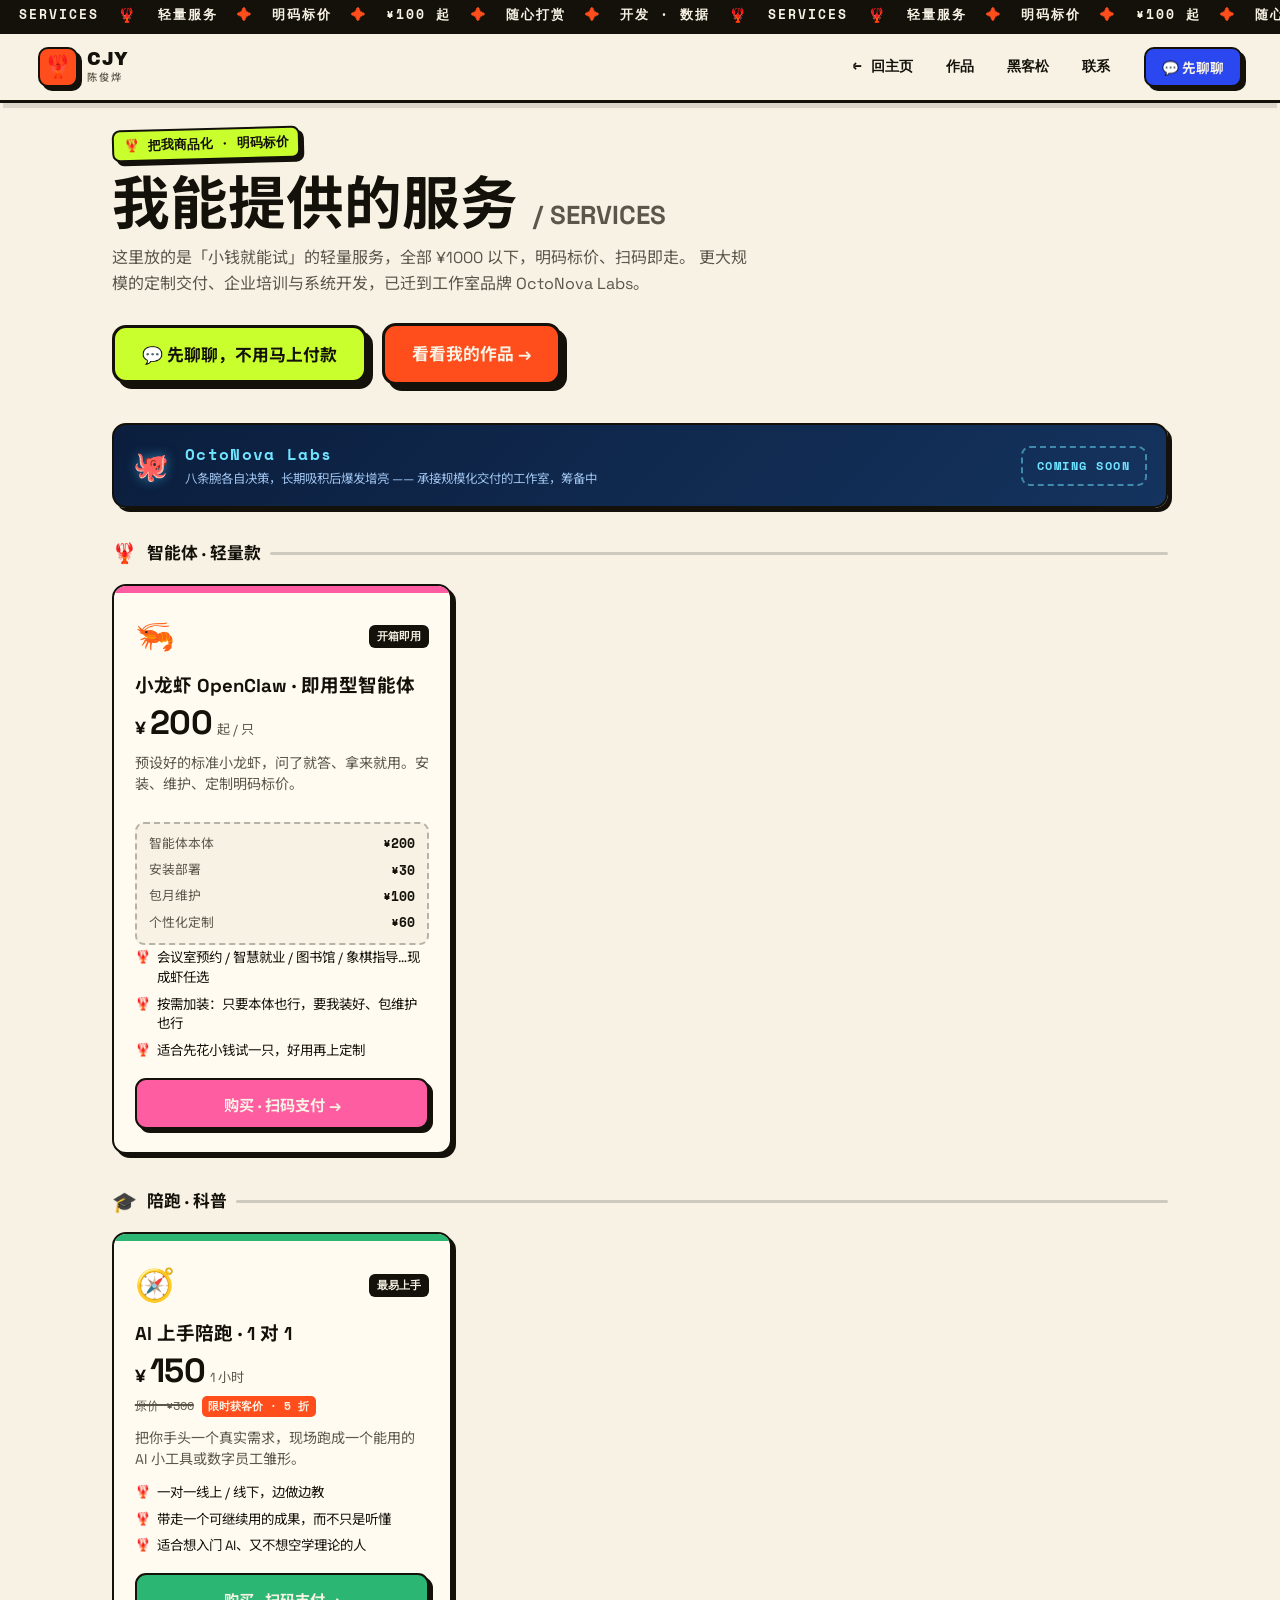
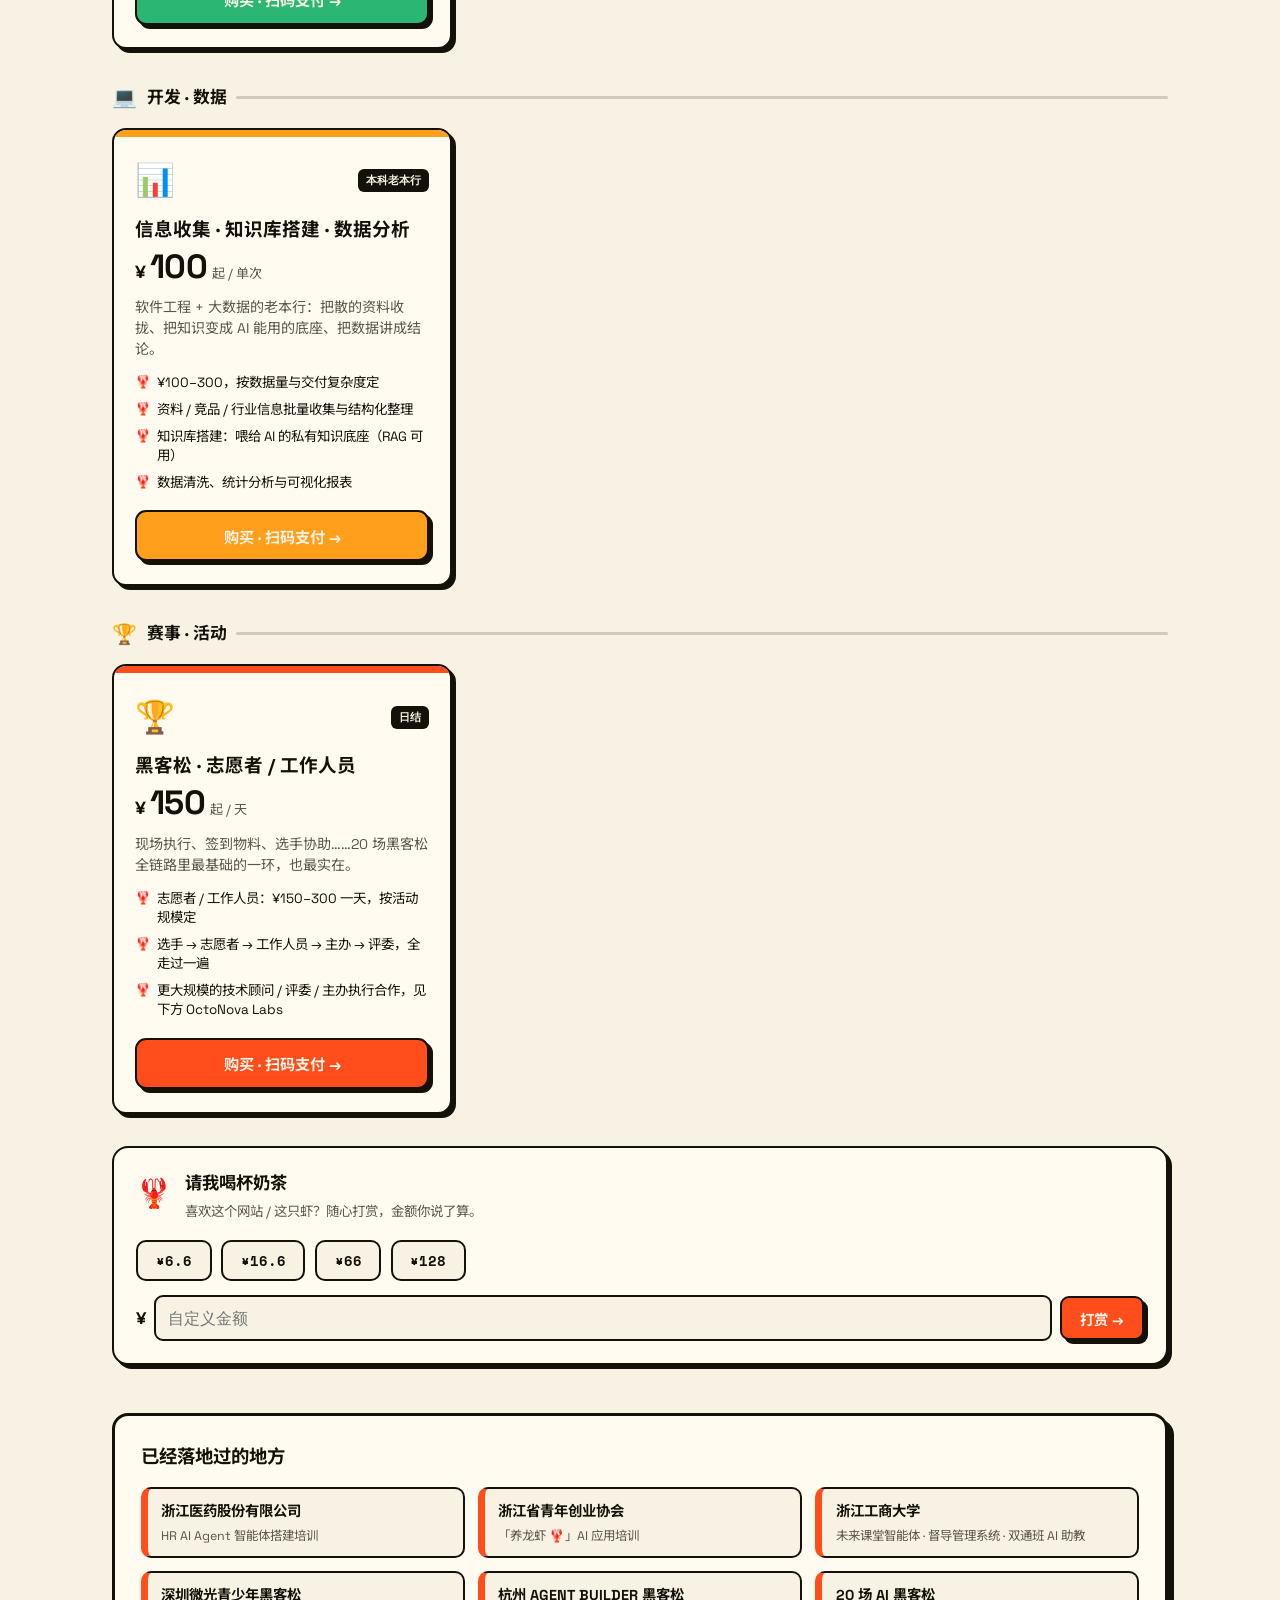
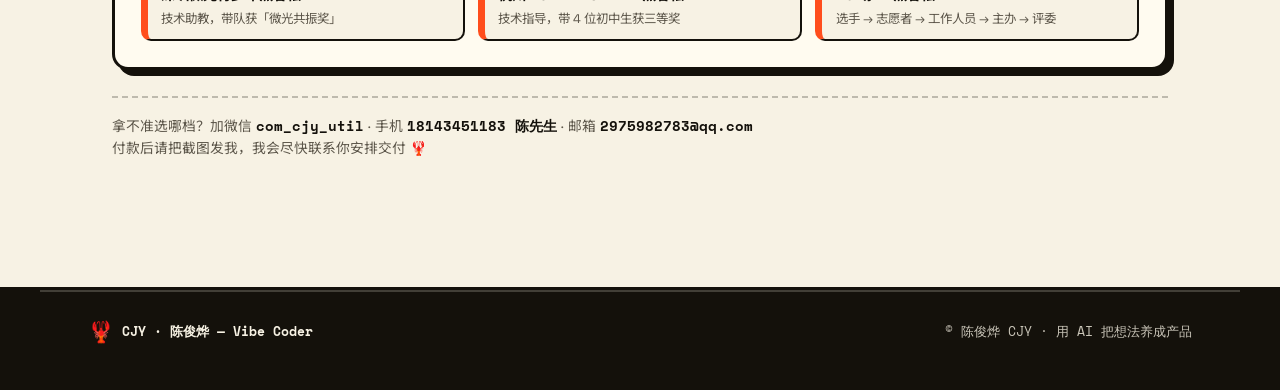
<file: public/services.html>
<!DOCTYPE html>
<html lang="zh-CN">
<head>
  <meta charset="UTF-8" />
  <meta name="viewport" content="width=device-width, initial-scale=1.0" />
  <title>轻量服务与打赏 · CJY 陈俊烨 | 小龙虾智能体 · AI 陪跑 · 知识库与数据分析</title>
  <meta name="description" content="陈俊烨 (CJY) 的轻量服务清单：小龙虾 OpenClaw 即用型智能体、AI 上手 1 对 1 陪跑、信息收集与知识库搭建、数据分析、黑客松志愿者支援。¥100 起明码标价，微信 / 支付宝扫码下单，也可自定义金额打赏。更大规模的项目见 OctoNova Labs。" />
  <meta name="author" content="陈俊烨 CJY" />
  <meta name="theme-color" content="#F7F2E4" />
  <link rel="canonical" href="https://cjy-webpage.zeabur.app/services" />

  <meta property="og:type" content="website" />
  <meta property="og:site_name" content="CJY · 陈俊烨" />
  <meta property="og:locale" content="zh_CN" />
  <meta property="og:title" content="轻量服务与打赏 · CJY 陈俊烨 🦞" />
  <meta property="og:description" content="小龙虾智能体 · AI 陪跑 · 知识库与数据分析 · 黑客松支援。¥100 起明码标价，扫码即可下单，也支持自定义打赏。" />
  <meta property="og:url" content="https://cjy-webpage.zeabur.app/services" />
  <meta property="og:image" content="https://cjy-webpage.zeabur.app/og.png" />
  <meta property="og:image:width" content="1200" />
  <meta property="og:image:height" content="630" />
  <meta name="twitter:card" content="summary_large_image" />
  <meta name="twitter:title" content="轻量服务与打赏 · CJY 陈俊烨 🦞" />
  <meta name="twitter:description" content="小龙虾智能体 · AI 陪跑 · 知识库与数据分析 · 黑客松支援。¥100 起明码标价。" />
  <meta name="twitter:image" content="https://cjy-webpage.zeabur.app/og.png" />

  <link rel="icon" href="data:image/svg+xml,<svg xmlns=%22http://www.w3.org/2000/svg%22 viewBox=%220 0 100 100%22><text y=%22.9em%22 font-size=%2290%22>🦞</text></svg>" />
  <link rel="apple-touch-icon" href="/apple-touch-icon.png" />
  <link rel="manifest" href="/site.webmanifest" />

  <script type="application/ld+json">
  {
    "@context": "https://schema.org",
    "@type": "ProfessionalService",
    "name": "CJY 陈俊烨 · AI 服务",
    "url": "https://cjy-webpage.zeabur.app/services",
    "image": "https://cjy-webpage.zeabur.app/og.png",
    "description": "小龙虾 OpenClaw 即用型智能体、AI 上手 1 对 1 陪跑、信息收集与知识库搭建、数据分析、黑客松志愿者支援等轻量服务。",
    "areaServed": "CN",
    "priceRange": "¥100 - ¥300",
    "provider": {
      "@type": "Person",
      "name": "陈俊烨",
      "alternateName": "CJY",
      "jobTitle": "Vibe Coder",
      "email": "2975982783@qq.com",
      "telephone": "+86-18143451183",
      "url": "https://cjy-webpage.zeabur.app/"
    }
  }
  </script>

  <link rel="preconnect" href="https://fonts.googleapis.com" />
  <link rel="preconnect" href="https://fonts.gstatic.com" crossorigin />
  <link href="https://fonts.googleapis.com/css2?family=Archivo+Black&family=Space+Grotesk:wght@400;500;600;700&family=Noto+Sans+SC:wght@400;500;700;900&family=Space+Mono:wght@400;700&display=swap" rel="stylesheet" />
  <link rel="stylesheet" href="styles.css" />
</head>
<body class="svcpage">
  <a class="skip-link" href="#svc-main">跳到服务清单</a>

  <div class="ticker ticker--top" aria-hidden="true">
    <div class="ticker__track">
      <span>SERVICES</span><b>🦞</b><span>轻量服务</span><b>✦</b><span>明码标价</span><b>✦</b><span>¥100 起</span><b>✦</b><span>随心打赏</span><b>✦</b><span>开发 · 数据</span><b>🦞</b>
      <span>SERVICES</span><b>🦞</b><span>轻量服务</span><b>✦</b><span>明码标价</span><b>✦</b><span>¥100 起</span><b>✦</b><span>随心打赏</span><b>✦</b><span>开发 · 数据</span><b>🦞</b>
    </div>
  </div>

  <header class="nav is-stuck">
    <a href="index.html" class="nav__brand">
      <span class="nav__logo">🦞</span>
      <span class="nav__name">CJY<em>陈俊烨</em></span>
    </a>
    <nav class="nav__links">
      <a class="nav__back" href="index.html">← 回主页</a>
      <a href="index.html#projects">作品</a>
      <a href="index.html#journey">黑客松</a>
      <a href="index.html#contact">联系</a>
    </nav>
    <button class="nav__cta" type="button" data-open-contact>💬 先聊聊</button>
  </header>

  <main class="svcpage__main" id="svc-main">
    <header class="svcpage__head">
      <span class="svc__eyebrow">🦞 把我商品化 · 明码标价</span>
      <h1 class="svcpage__title">我能提供的服务 <span>/ SERVICES</span></h1>
      <p class="svcpage__sub">
        这里放的是「小钱就能试」的轻量服务，全部 ¥1000 以下，明码标价、扫码即走。
        更大规模的定制交付、企业培训与系统开发，已迁到工作室品牌 OctoNova Labs。
      </p>
      <div class="svc__cta">
        <button class="btn btn--lime" type="button" data-open-contact>💬 先聊聊，不用马上付款</button>
        <a class="btn btn--red" href="index.html">看看我的作品 →</a>
      </div>
    </header>

    <div id="studioBanner"></div>
    <div class="svc__grid" id="servicesGrid"></div>
    <div id="tipSection"></div>

    <section class="svcpage__trust">
      <h2 class="svcpage__trust-title">已经落地过的地方</h2>
      <ul class="svcpage__trust-list">
        <li><b>浙江医药股份有限公司</b><span>HR AI Agent 智能体搭建培训</span></li>
        <li><b>浙江省青年创业协会</b><span>「养龙虾 🦞」AI 应用培训</span></li>
        <li><b>浙江工商大学</b><span>未来课堂智能体 · 督导管理系统 · 双通班 AI 助教</span></li>
        <li><b>深圳微光青少年黑客松</b><span>技术助教，带队获「微光共振奖」</span></li>
        <li><b>杭州 AGENT BUILDER 黑客松</b><span>技术指导，带 4 位初中生获三等奖</span></li>
        <li><b>20 场 AI 黑客松</b><span>选手 → 志愿者 → 工作人员 → 主办 → 评委</span></li>
      </ul>
    </section>

    <p class="svc__foot">
      拿不准选哪档？加微信 <b>com_cjy_util</b> · 手机 <b>18143451183 陈先生</b> · 邮箱 <b>2975982783@qq.com</b><br>
      付款后请把截图发我，我会尽快联系你安排交付 🦞
    </p>
  </main>

  <footer class="footer">
    <div class="footer__bar">
      <span class="footer__brand"><span class="footer__logo">🦞</span> CJY · 陈俊烨 — Vibe Coder</span>
      <span class="footer__copy">© 陈俊烨 CJY · 用 AI 把想法养成产品</span>
    </div>
  </footer>

  <script src="services-data.js" defer></script>
  <script>
    document.addEventListener("DOMContentLoaded", function () {
      if (window.CJYServices) window.CJYServices.mount(document.getElementById("servicesGrid"), {
        studioBannerEl: document.getElementById("studioBanner"),
        tipEl: document.getElementById("tipSection"),
      });
    });
  </script>
</body>
</html>
</file>
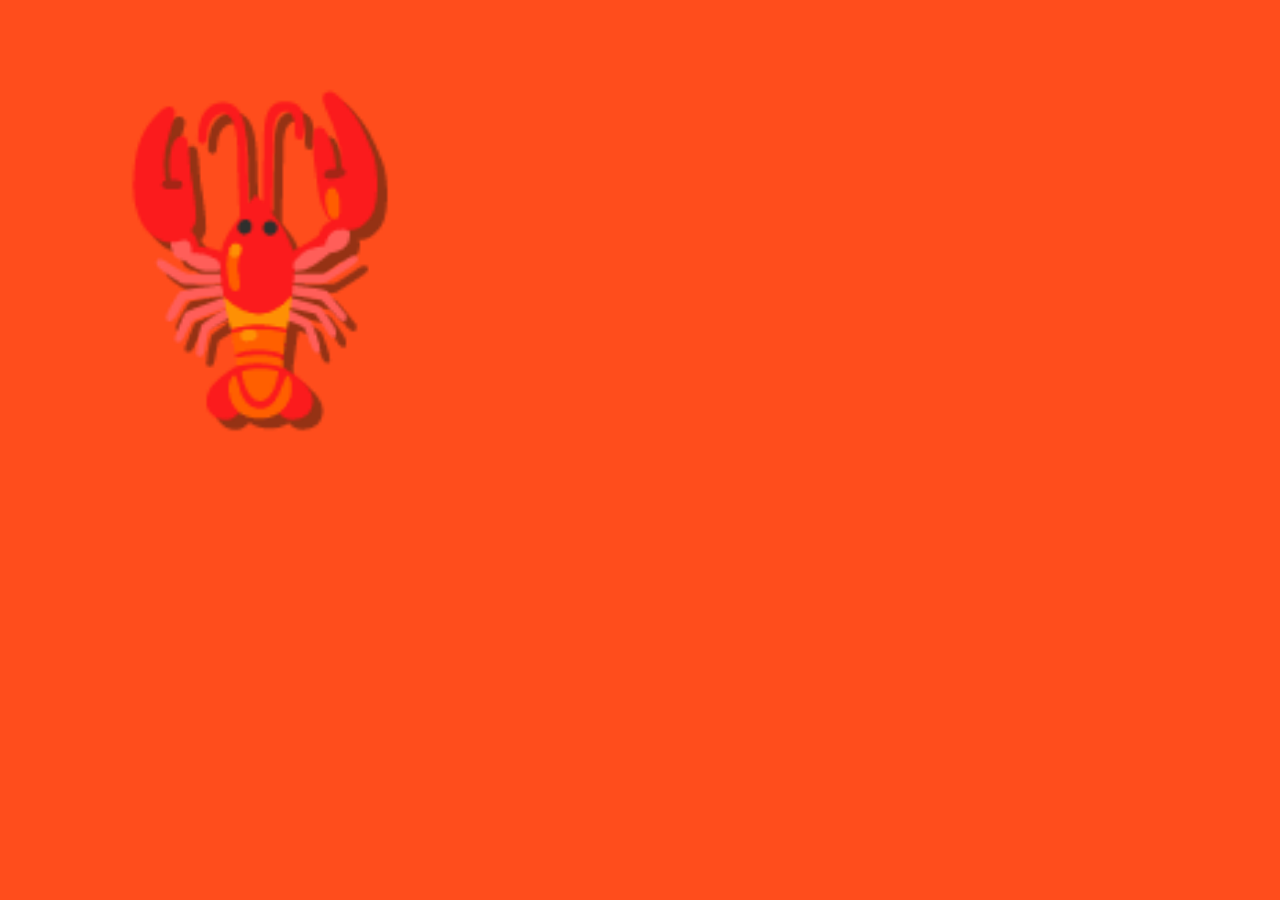
<file: tools/_icon.html>
<!doctype html><html><head><meta charset="utf-8"><style>
*{margin:0}html,body{width:512px;height:512px}
body{display:grid;place-items:center;background:#FF4D1C}
.l{font-size:300px;line-height:1;filter:drop-shadow(10px 10px 0 rgba(20,17,11,.45))}
</style></head><body><div class="l">🦞</div></body></html>
</file>
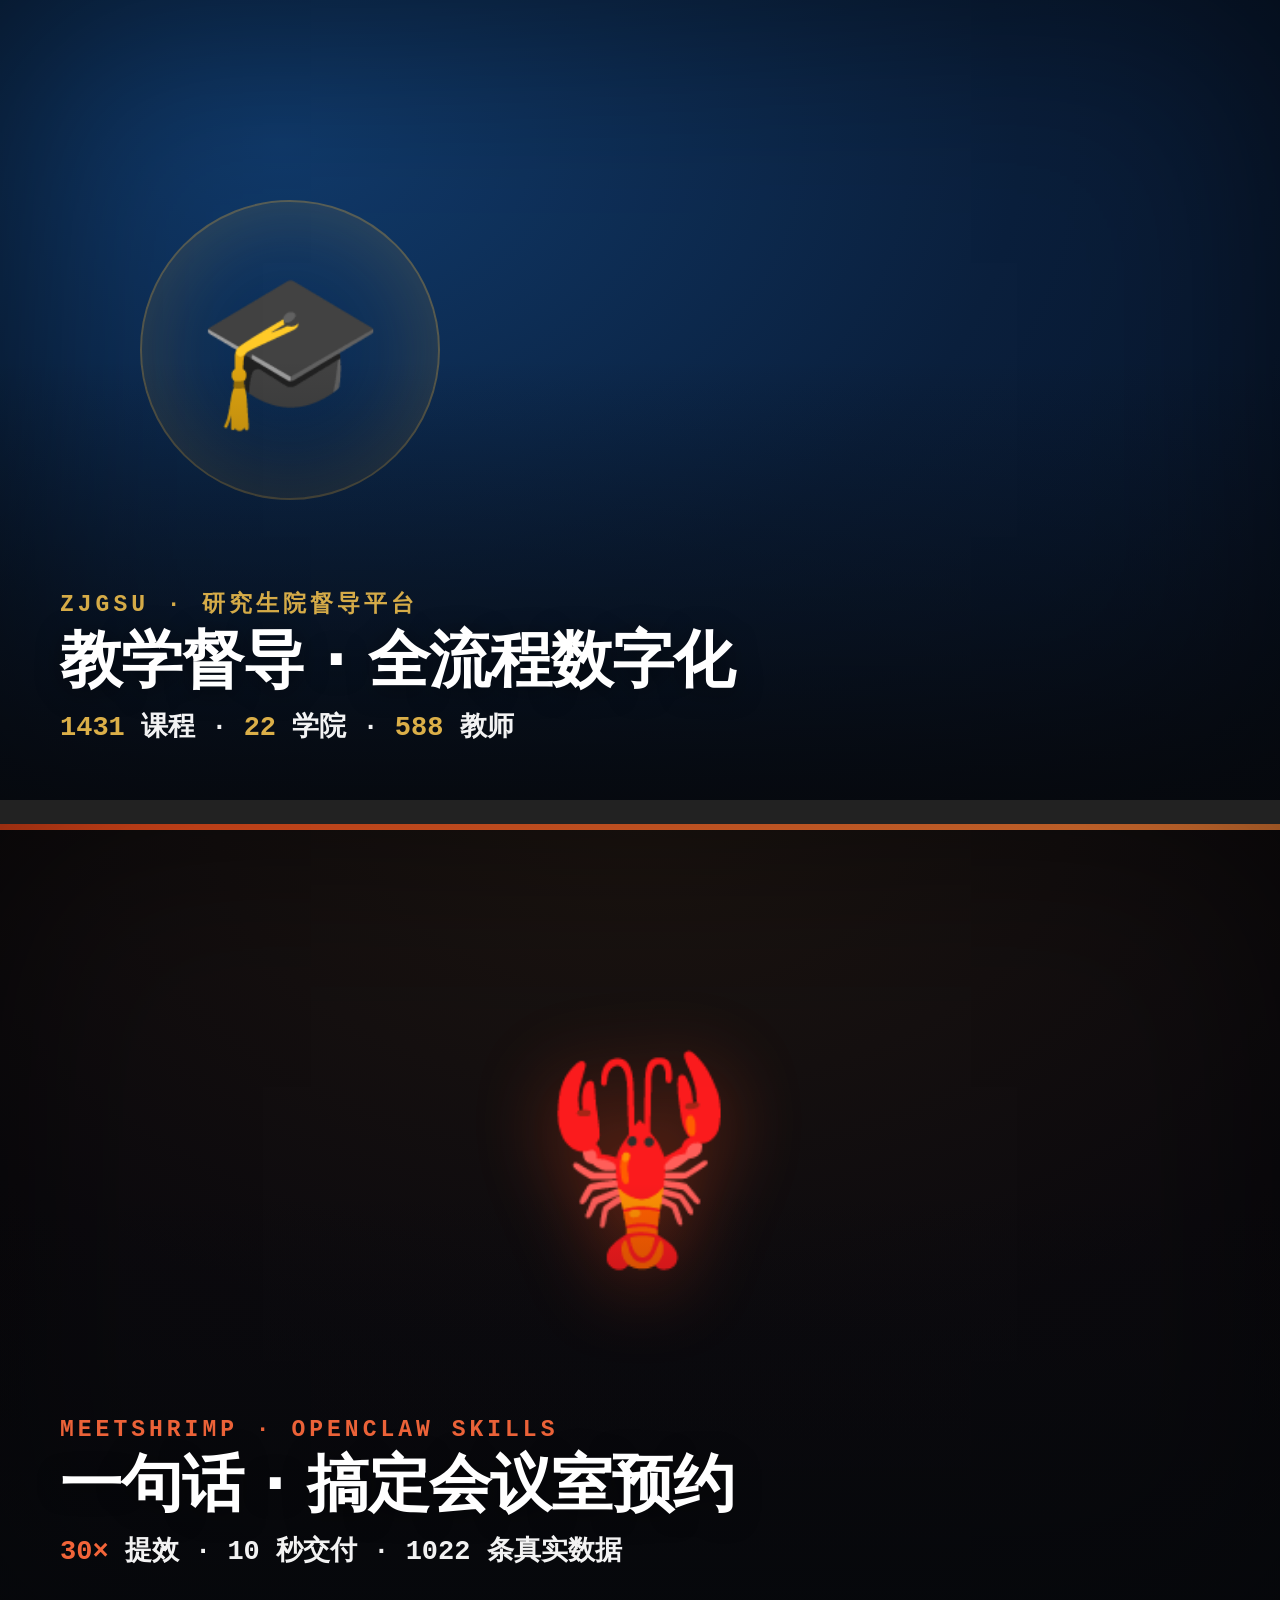
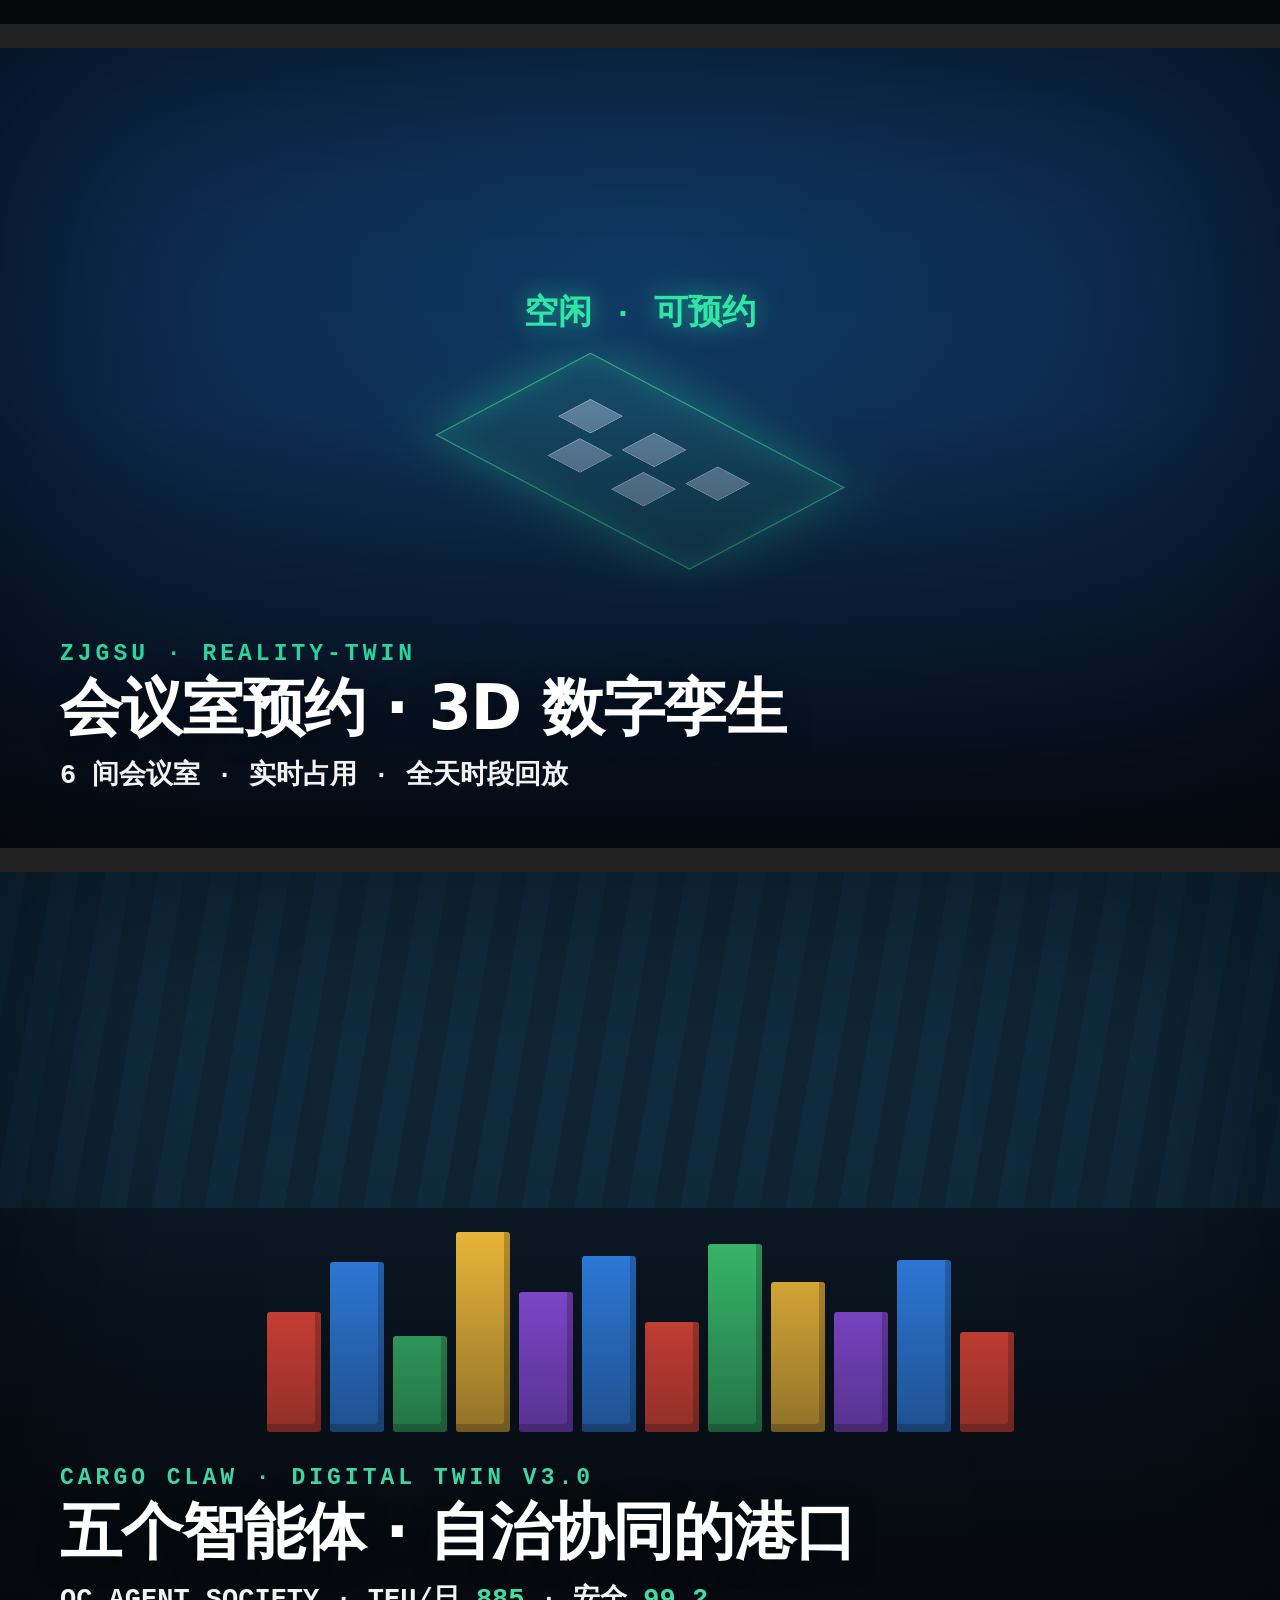
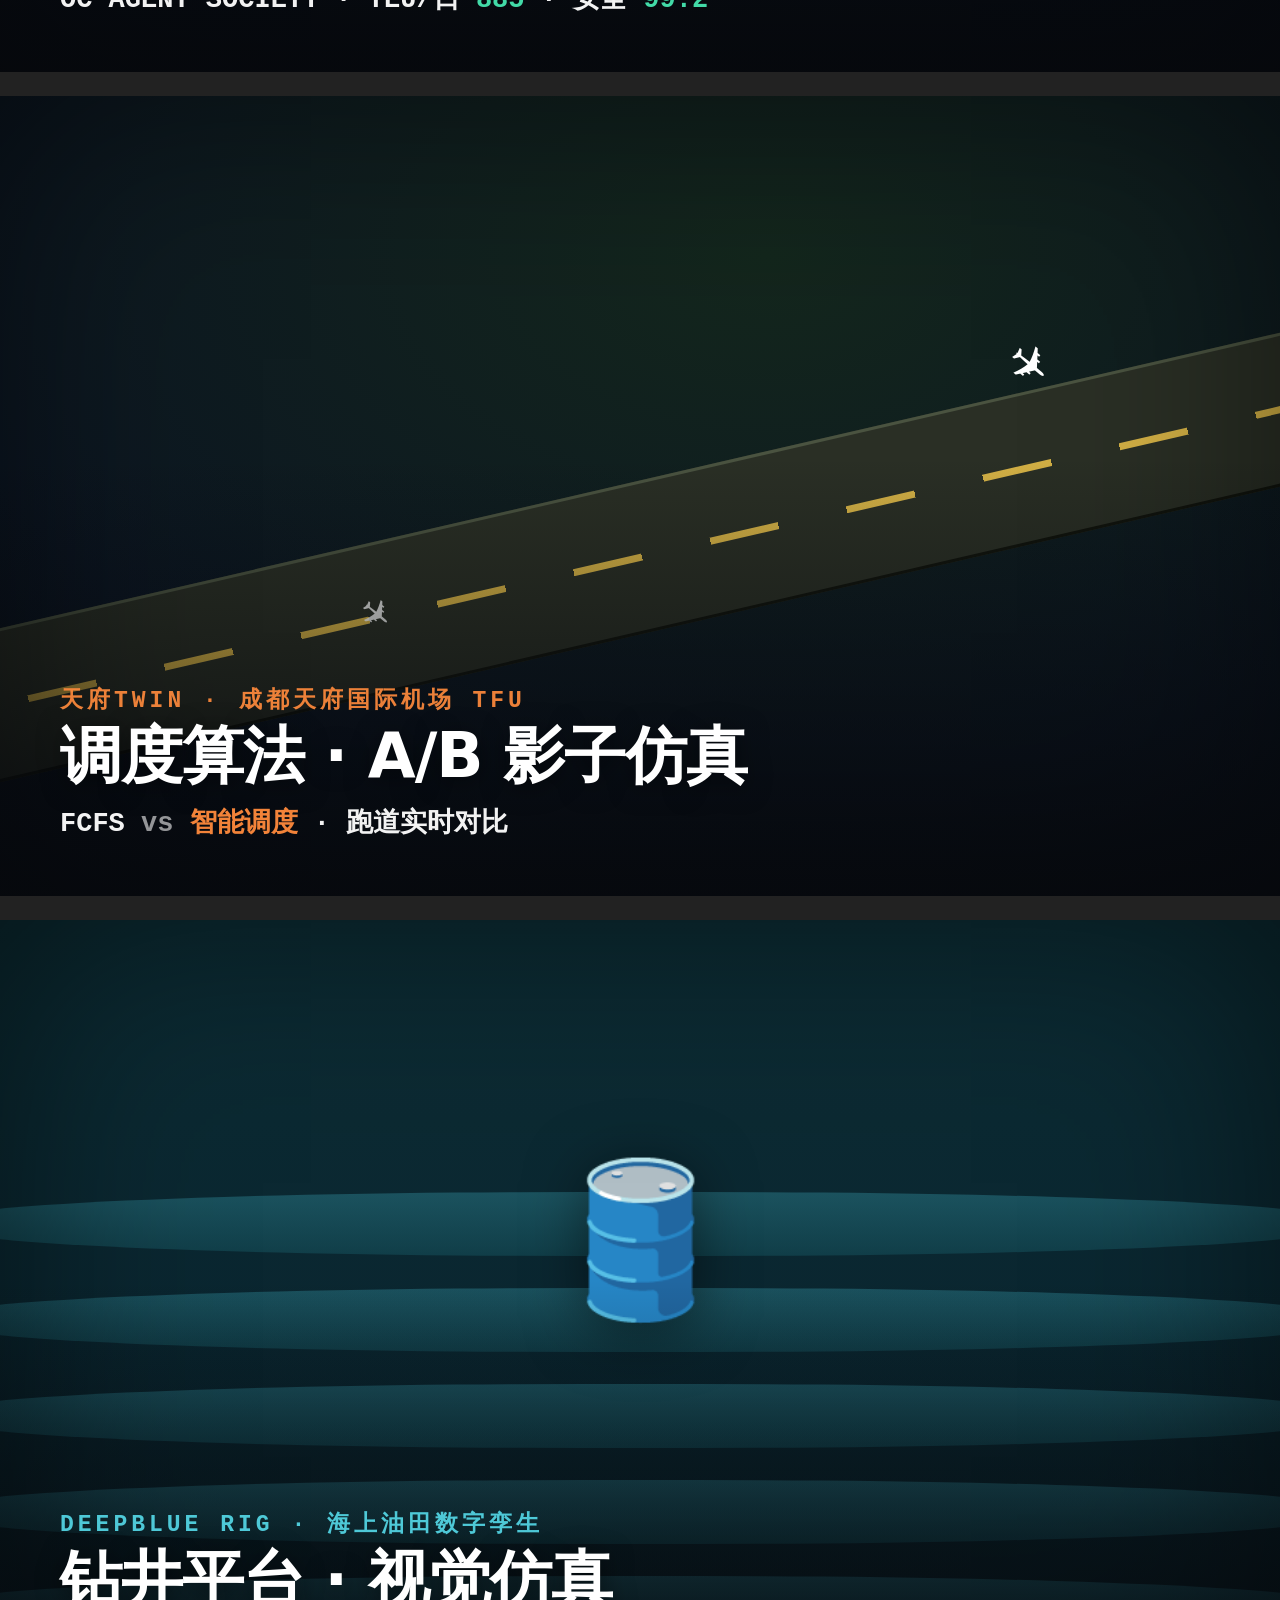
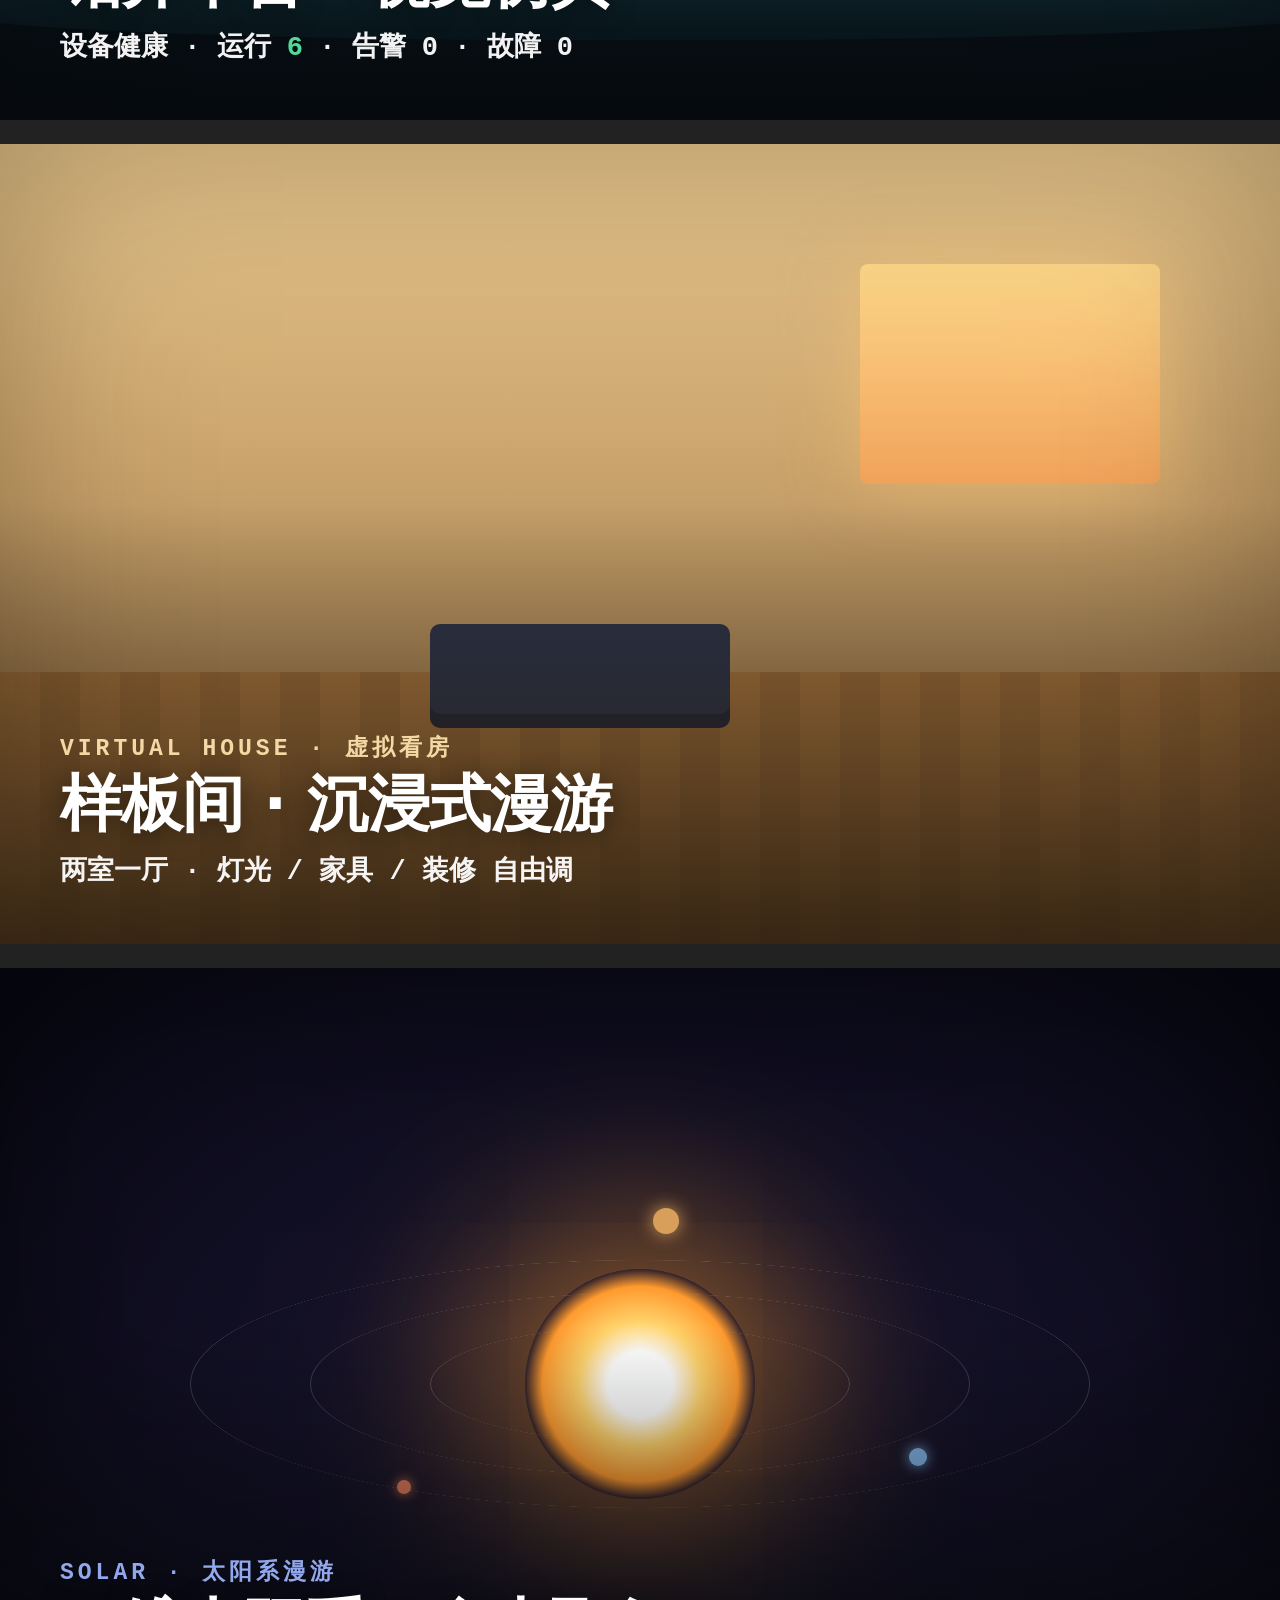
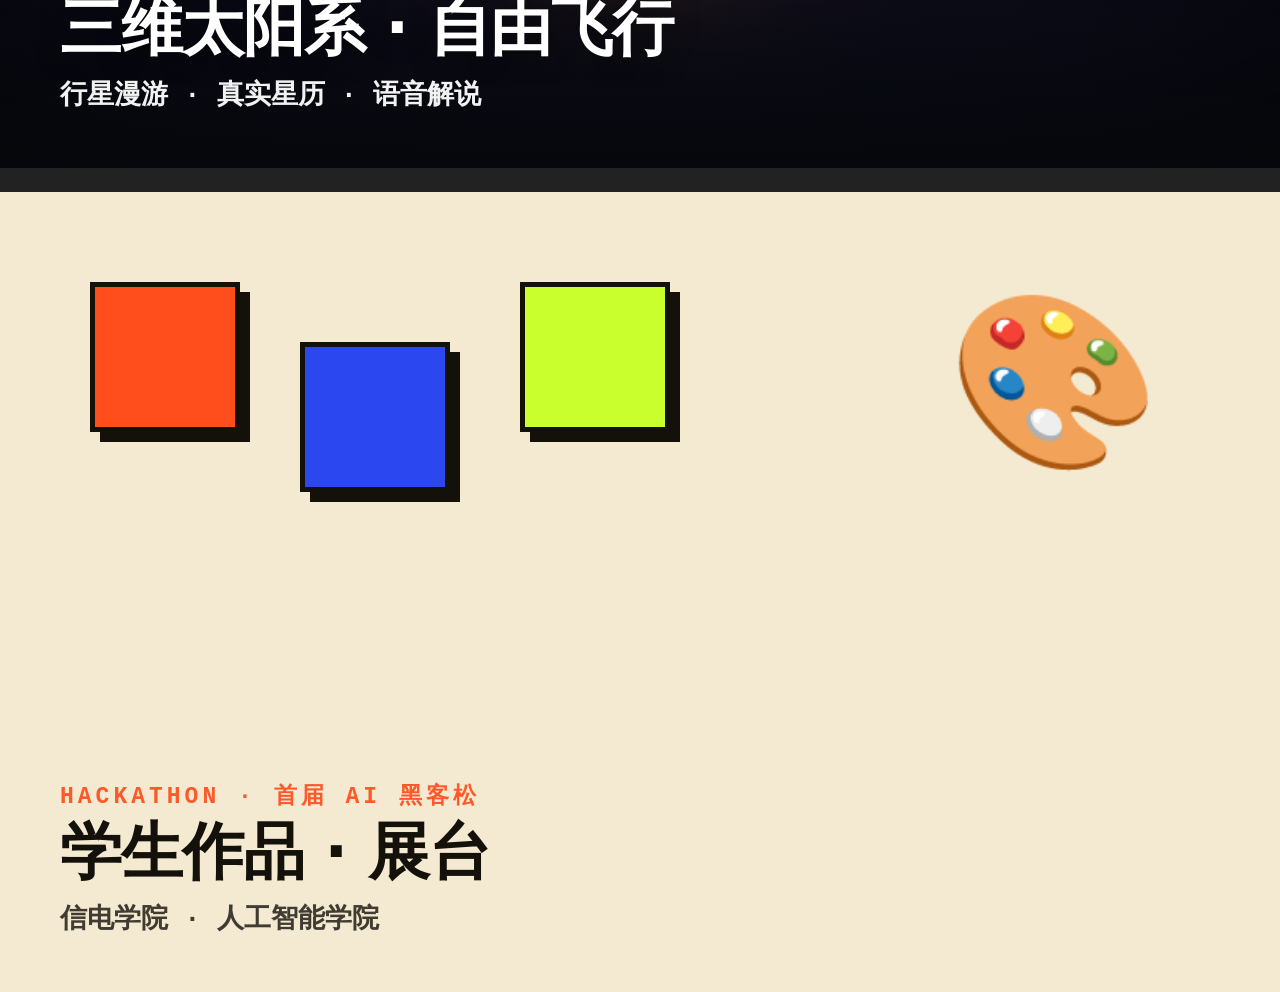
<file: tools/covers.html>
<!doctype html><html lang="zh-CN"><head><meta charset="utf-8"><style>
  * { margin:0; padding:0; box-sizing:border-box; }
  body { background:#222; }
  .cover{ width:1280px; height:800px; position:relative; overflow:hidden; color:#fff;
    font-family:"PingFang SC","Noto Sans CJK SC","Microsoft YaHei",system-ui,sans-serif; }
  .cover + .cover{ margin-top:24px; }
  .vig{ position:absolute; inset:0; box-shadow:inset 0 0 220px rgba(0,0,0,.55); pointer-events:none; }
  .scrim{ position:absolute; left:0; right:0; bottom:0; height:55%;
    background:linear-gradient(to top, rgba(6,8,12,.85), rgba(6,8,12,0)); }
  .meta{ position:absolute; left:60px; bottom:56px; right:60px; z-index:5; }
  .tag{ font-family:"SFMono-Regular",ui-monospace,Menlo,Consolas,monospace; font-size:23px;
    letter-spacing:4px; text-transform:uppercase; opacity:.92; font-weight:700; }
  .ttl{ font-size:62px; font-weight:900; letter-spacing:-1px; margin-top:8px; line-height:1.05;
    text-shadow:0 4px 24px rgba(0,0,0,.5); }
  .mtr{ font-family:"SFMono-Regular",ui-monospace,Menlo,monospace; font-size:27px; font-weight:700;
    margin-top:16px; opacity:.95; }
  .chip{ display:inline-block; padding:4px 14px; border-radius:999px; font-size:24px; font-weight:800;
    margin-right:10px; }
  /* ---- container yard (cargo) ---- */
  .yard{ position:absolute; left:0; right:0; bottom:30%; height:46%; display:flex; align-items:flex-end;
    justify-content:center; gap:9px; padding:0 70px; }
  .yard i{ width:54px; border-radius:3px; box-shadow:inset -6px -8px 0 rgba(0,0,0,.22); }
  /* ---- runway ---- */
  .runway{ position:absolute; width:1700px; height:150px; left:-130px; top:46%;
    transform:rotate(-13deg); background:#2a2f25; border-top:3px solid #4a5340; border-bottom:3px solid #11140d; }
  .runway::after{ content:""; position:absolute; top:50%; left:0; right:0; height:7px; transform:translateY(-50%);
    background:repeating-linear-gradient(90deg,#f2c84b 0 70px,transparent 70px 140px); opacity:.85; }
  /* ---- orbit ---- */
  .sun{ position:absolute; left:50%; top:52%; width:230px; height:230px; transform:translate(-50%,-50%);
    border-radius:50%; background:radial-gradient(circle,#fff 0 20%,#ffd36b 38%,#ff9a2e 60%,rgba(255,120,20,0) 72%);
    box-shadow:0 0 160px 60px rgba(255,160,40,.45); }
  .orb{ position:absolute; left:50%; top:52%; transform:translate(-50%,-50%) rotateX(74deg);
    border:1.5px solid rgba(255,255,255,.18); border-radius:50%; }
  .pl{ position:absolute; border-radius:50%; }
  /* ---- waves (rig) ---- */
  .waves i{ position:absolute; left:-5%; width:110%; height:64px; border-radius:46%;
    background:linear-gradient(180deg,#2b7d8c,#16545f); opacity:.5; }
  /* ---- room iso (zjgsu) ---- */
  .iso{ position:absolute; left:50%; top:50%; width:360px; height:220px; transform:translate(-50%,-44%) rotateX(58deg) rotateZ(45deg);
    transform-style:preserve-3d; background:rgba(70,230,166,.10); border:2px solid rgba(70,230,166,.5);
    box-shadow:0 0 70px rgba(46,230,166,.35), inset 0 0 40px rgba(46,230,166,.18); }
  .iso b{ position:absolute; width:46px; height:46px; background:rgba(160,180,210,.5); border:1px solid rgba(255,255,255,.4); }
</style></head><body>

<!-- 01 supervision -->
<div class="cover" id="c-supervision" style="background:radial-gradient(120% 130% at 22% 18%,#103a6b 0%,#0a1f3c 48%,#070f1f 100%)">
  <div style="position:absolute;left:140px;top:200px;width:300px;height:300px;border-radius:50%;border:2px solid rgba(224,169,60,.35);box-shadow:0 0 90px rgba(224,169,60,.2) inset;display:grid;place-items:center;font-size:150px">🎓</div>
  <div class="vig"></div><div class="scrim"></div>
  <div class="meta"><div class="tag" style="color:#E7B84B">ZJGSU · 研究生院督导平台</div>
    <div class="ttl">教学督导 · 全流程数字化</div>
    <div class="mtr"><span style="color:#E7B84B">1431</span> 课程 · <span style="color:#E7B84B">22</span> 学院 · <span style="color:#E7B84B">588</span> 教师</div></div>
</div>

<!-- 02 meetshrimp -->
<div class="cover" id="c-meetshrimp" style="background:radial-gradient(120% 120% at 50% 0%,#1c1410 0%,#0c0a0e 55%,#08080b 100%)">
  <div style="position:absolute;left:50%;top:42%;transform:translate(-50%,-50%);font-size:200px;filter:drop-shadow(0 12px 40px rgba(255,77,28,.45))">🦞</div>
  <div style="position:absolute;left:0;right:0;top:0;height:6px;background:linear-gradient(90deg,#FF4D1C,#ff8a3c)"></div>
  <div class="vig"></div><div class="scrim"></div>
  <div class="meta"><div class="tag" style="color:#FF6A3C">MEETSHRIMP · OpenClaw Skills</div>
    <div class="ttl">一句话 · 搞定会议室预约</div>
    <div class="mtr"><span style="color:#FF6A3C">30×</span> 提效 · 10 秒交付 · 1022 条真实数据</div></div>
</div>

<!-- 03 zjgsu twin -->
<div class="cover" id="c-zjgsu" style="background:radial-gradient(120% 120% at 50% 30%,#103a64 0%,#0a1f3e 55%,#081427 100%)">
  <div class="iso"><b style="left:60px;top:60px"></b><b style="left:150px;top:60px"></b><b style="left:240px;top:60px"></b><b style="left:105px;top:120px"></b><b style="left:195px;top:120px"></b></div>
  <div style="position:absolute;left:50%;top:33%;transform:translate(-50%,-50%);font-family:monospace;font-size:34px;font-weight:800;color:#2EE6A6;text-shadow:0 0 24px rgba(46,230,166,.6)">空闲 · 可预约</div>
  <div class="vig"></div><div class="scrim"></div>
  <div class="meta"><div class="tag" style="color:#2EE6A6">ZJGSU · Reality-Twin</div>
    <div class="ttl">会议室预约 · 3D 数字孪生</div>
    <div class="mtr">6 间会议室 · 实时占用 · 全天时段回放</div></div>
</div>

<!-- 04 cargo claw -->
<div class="cover" id="c-cargo-claw" style="background:linear-gradient(180deg,#0e2233 0%,#0a1622 46%,#070d16 100%)">
  <div style="position:absolute;left:0;right:0;top:0;height:42%;background:repeating-linear-gradient(100deg,#13344a 0 26px,#102b3e 26px 52px);opacity:.6"></div>
  <div class="yard">
    <i style="height:120px;background:#e7483b"></i><i style="height:170px;background:#2f7de0"></i><i style="height:96px;background:#37b86b"></i><i style="height:200px;background:#e8b53a"></i><i style="height:140px;background:#8a4de0"></i><i style="height:176px;background:#2f7de0"></i><i style="height:110px;background:#e7483b"></i><i style="height:188px;background:#37b86b"></i><i style="height:150px;background:#e8b53a"></i><i style="height:120px;background:#8a4de0"></i><i style="height:172px;background:#2f7de0"></i><i style="height:100px;background:#e7483b"></i>
  </div>
  <div class="vig"></div><div class="scrim"></div>
  <div class="meta"><div class="tag" style="color:#46E6B0">CARGO CLAW · DIGITAL TWIN v3.0</div>
    <div class="ttl">五个智能体 · 自治协同的港口</div>
    <div class="mtr">OC AGENT SOCIETY · TEU/日 <span style="color:#46E6B0">885</span> · 安全 <span style="color:#46E6B0">99.2</span></div></div>
</div>

<!-- 05 aerotwin -->
<div class="cover" id="c-aerotwin" style="background:radial-gradient(120% 120% at 60% 20%,#13261c 0%,#0c1622 55%,#080d16 100%)">
  <div class="runway"></div>
  <div style="position:absolute;right:230px;top:30%;font-size:50px;transform:rotate(40deg)">✈️</div>
  <div style="position:absolute;left:360px;top:62%;font-size:38px;transform:rotate(40deg);opacity:.85">✈️</div>
  <div class="vig"></div><div class="scrim"></div>
  <div class="meta"><div class="tag" style="color:#FF8A3C">天府TWIN · 成都天府国际机场 TFU</div>
    <div class="ttl">调度算法 · A/B 影子仿真</div>
    <div class="mtr">FCFS <span style="opacity:.6">vs</span> <span style="color:#FF8A3C">智能调度</span> · 跑道实时对比</div></div>
</div>

<!-- 06 deepblue rig -->
<div class="cover" id="c-deepblue-rig" style="background:linear-gradient(180deg,#0c2c34 0%,#0a2630 50%,#07191f 100%)">
  <div class="waves"><i style="top:34%"></i><i style="top:46%"></i><i style="top:58%"></i><i style="top:70%"></i><i style="top:82%"></i></div>
  <div style="position:absolute;left:50%;top:40%;transform:translate(-50%,-50%);font-size:150px;filter:drop-shadow(0 10px 30px rgba(0,0,0,.5))">🛢️</div>
  <div class="vig"></div><div class="scrim"></div>
  <div class="meta"><div class="tag" style="color:#54D7E6">DEEPBLUE RIG · 海上油田数字孪生</div>
    <div class="ttl">钻井平台 · 视觉仿真</div>
    <div class="mtr">设备健康 · 运行 <span style="color:#54E6A0">6</span> · 告警 0 · 故障 0</div></div>
</div>

<!-- 07 virtual house -->
<div class="cover" id="c-virtual-house" style="background:linear-gradient(180deg,#e9c98f 0%,#caa46c 40%,#8c6a45 100%)">
  <div style="position:absolute;right:120px;top:120px;width:300px;height:220px;border-radius:8px;background:linear-gradient(180deg,#ffd98a,#f0a25a);box-shadow:0 0 70px rgba(255,200,120,.5)"></div>
  <div style="position:absolute;left:0;right:0;bottom:0;height:34%;background:repeating-linear-gradient(90deg,#a9763f 0 40px,#9c6c39 40px 80px)"></div>
  <div style="position:absolute;left:430px;bottom:230px;width:300px;height:90px;border-radius:10px;background:#28324a;box-shadow:0 14px 0 #1d2438"></div>
  <div class="vig" style="box-shadow:inset 0 0 200px rgba(60,40,20,.4)"></div>
  <div class="scrim" style="background:linear-gradient(to top,rgba(40,28,14,.85),rgba(40,28,14,0))"></div>
  <div class="meta"><div class="tag" style="color:#ffe6b0">VIRTUAL HOUSE · 虚拟看房</div>
    <div class="ttl">样板间 · 沉浸式漫游</div>
    <div class="mtr">两室一厅 · 灯光 / 家具 / 装修 自由调</div></div>
</div>

<!-- 08 solar -->
<div class="cover" id="c-solar" style="background:radial-gradient(140% 140% at 50% 52%,#1a1530 0%,#0a0a18 45%,#04050a 100%)">
  <div class="orb" style="width:420px;height:420px"></div><div class="orb" style="width:660px;height:660px"></div><div class="orb" style="width:900px;height:900px"></div>
  <div class="sun"></div>
  <div class="pl" style="left:51%;top:30%;width:26px;height:26px;background:#d8a05a;box-shadow:0 0 18px #d8a05a"></div>
  <div class="pl" style="left:71%;top:60%;width:18px;height:18px;background:#7fb0e0;box-shadow:0 0 14px #7fb0e0"></div>
  <div class="pl" style="left:31%;top:64%;width:14px;height:14px;background:#e0795a;box-shadow:0 0 12px #e0795a"></div>
  <div class="vig"></div><div class="scrim"></div>
  <div class="meta"><div class="tag" style="color:#9FB6FF">SOLAR · 太阳系漫游</div>
    <div class="ttl">三维太阳系 · 自由飞行</div>
    <div class="mtr">行星漫游 · 真实星历 · 语音解说</div></div>
</div>

<!-- 09 hackathon -->
<div class="cover" id="c-hackathon" style="background:#F4EAD2">
  <div style="position:absolute;left:90px;top:90px;width:150px;height:150px;background:#FF4D1C;border:5px solid #14110b;box-shadow:10px 10px 0 #14110b"></div>
  <div style="position:absolute;left:300px;top:150px;width:150px;height:150px;background:#2B47F0;border:5px solid #14110b;box-shadow:10px 10px 0 #14110b"></div>
  <div style="position:absolute;left:520px;top:90px;width:150px;height:150px;background:#C8FF2D;border:5px solid #14110b;box-shadow:10px 10px 0 #14110b"></div>
  <div style="position:absolute;right:120px;top:90px;font-size:170px">🎨</div>
  <div class="scrim" style="background:linear-gradient(to top,rgba(244,234,210,.96),rgba(244,234,210,0))"></div>
  <div class="meta" style="color:#14110b"><div class="tag" style="color:#FF4D1C">HACKATHON · 首届 AI 黑客松</div>
    <div class="ttl" style="text-shadow:none">学生作品 · 展台</div>
    <div class="mtr" style="opacity:.8">信电学院 · 人工智能学院</div></div>
</div>

</body></html>
</file>
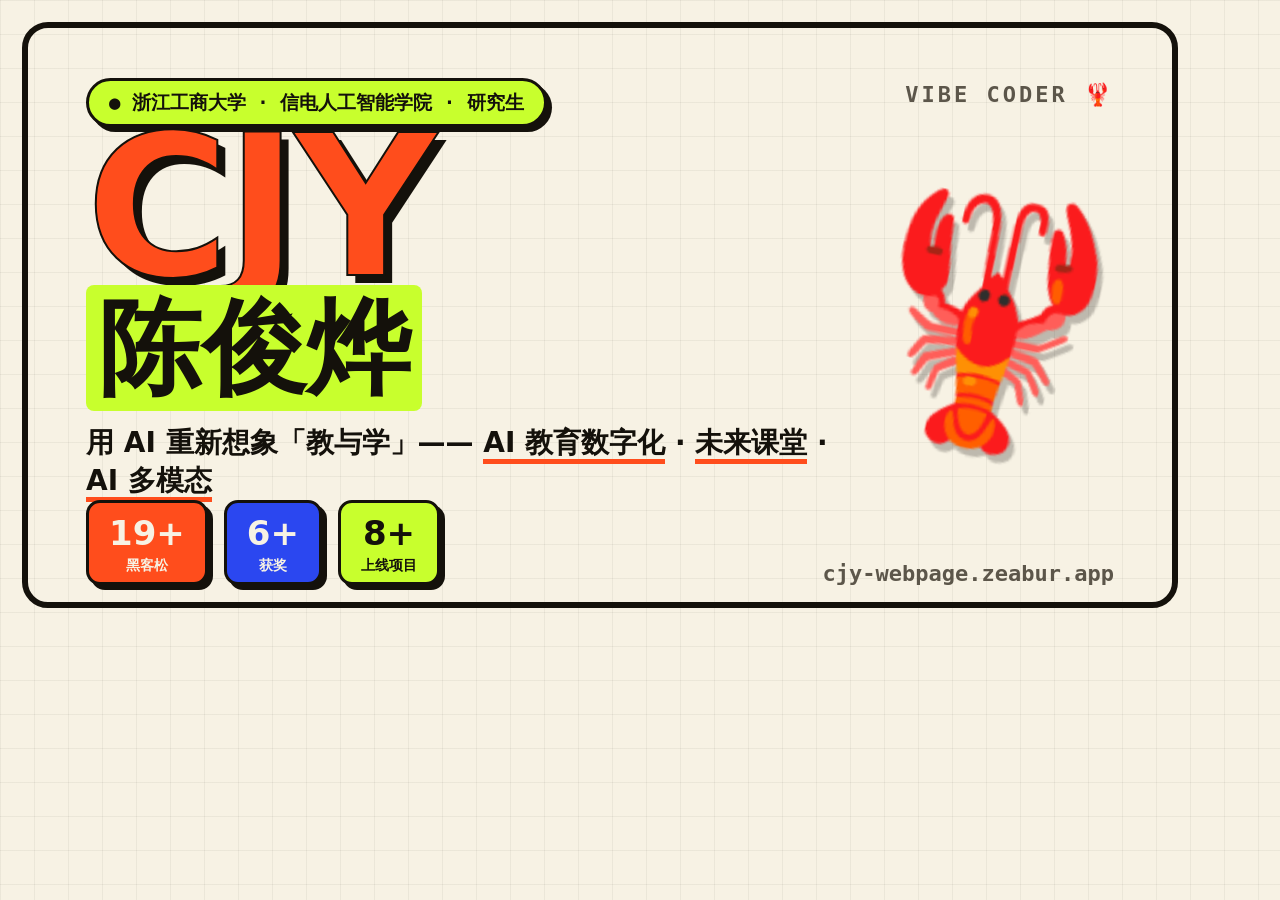
<file: tools/og.html>
<!doctype html>
<html lang="zh-CN">
<head>
<meta charset="utf-8" />
<style>
  * { margin: 0; box-sizing: border-box; }
  html, body { width: 1200px; height: 630px; }
  body {
    font-family: "Noto Sans SC", "PingFang SC", "Microsoft YaHei", system-ui, sans-serif;
    background: #F7F2E4; color: #14110B; position: relative; overflow: hidden;
    background-image:
      linear-gradient(rgba(20,17,11,.05) 1.5px, transparent 1.5px),
      linear-gradient(90deg, rgba(20,17,11,.05) 1.5px, transparent 1.5px);
    background-size: 34px 34px;
  }
  .frame {
    position: absolute; inset: 22px; border: 6px solid #14110B; border-radius: 26px;
    padding: 50px 58px; display: flex; flex-direction: column; justify-content: space-between;
    overflow: hidden;
  }
  .top { display: flex; justify-content: space-between; align-items: flex-start; }
  .badge { font: 700 19px/1 "JetBrains Mono", monospace; background: #C8FF2D; border: 3px solid #14110B;
    border-radius: 999px; padding: 12px 20px; box-shadow: 5px 5px 0 #14110B; }
  .vibe { font: 800 22px/1 monospace; letter-spacing: 3px; color: #5C564A; padding-top: 6px; }
  .cjy { font-family: "Arial Black", system-ui, sans-serif; font-weight: 900; font-size: 196px; line-height: .82;
    color: #FF4D1C; text-shadow: 8px 8px 0 #14110B; -webkit-text-stroke: 2px #14110B; letter-spacing: -4px; }
  .cn { font-weight: 900; font-size: 104px; line-height: 1; margin-top: 8px; }
  .cn mark { background: #C8FF2D; color: #14110B; padding: 2px 12px; border-radius: 8px; }
  .tag { font-weight: 700; font-size: 28px; margin-top: 24px; max-width: 760px; }
  .tag b { border-bottom: 5px solid #FF4D1C; }
  .bottom { display: flex; justify-content: space-between; align-items: flex-end; }
  .stats { display: flex; gap: 16px; }
  .stat { border: 3px solid #14110B; border-radius: 14px; box-shadow: 5px 5px 0 #14110B; padding: 10px 20px; text-align: center; }
  .stat b { font-size: 34px; font-weight: 900; }
  .stat span { display: block; font: 700 14px/1 monospace; margin-top: 5px; }
  .s1 { background: #FF4D1C; color: #F7F2E4; }
  .s2 { background: #2B47F0; color: #F7F2E4; }
  .s3 { background: #C8FF2D; }
  .url { font: 700 22px/1 monospace; color: #5C564A; }
  .lob { position: absolute; right: 34px; top: 150px; font-size: 240px; transform: rotate(12deg);
    filter: drop-shadow(7px 7px 0 rgba(20,17,11,.25)); }
</style>
</head>
<body>
  <div class="frame">
    <div class="top">
      <span class="badge">● 浙江工商大学 · 信电人工智能学院 · 研究生</span>
      <span class="vibe">VIBE CODER 🦞</span>
    </div>
    <div>
      <div class="cjy">CJY</div>
      <div class="cn"><mark>陈俊烨</mark></div>
      <div class="tag">用 AI 重新想象「教与学」—— <b>AI 教育数字化</b> · <b>未来课堂</b> · <b>AI 多模态</b></div>
    </div>
    <div class="bottom">
      <div class="stats">
        <div class="stat s1"><b>19+</b><span>黑客松</span></div>
        <div class="stat s2"><b>6+</b><span>获奖</span></div>
        <div class="stat s3"><b>8+</b><span>上线项目</span></div>
      </div>
      <div class="url">cjy-webpage.zeabur.app</div>
    </div>
    <div class="lob">🦞</div>
  </div>
</body>
</html>
</file>
<file: public/styles.css>
/* =====================================================================
   CJY · 陈俊烨 — Personal Site
   Style: NEO-BRUTALISM 🦞  ·  cream paper × ink × red/blue/lime
   Bold · Creative · Distinct
   ===================================================================== */

:root {
  --paper:  #F7F2E4;   /* warm cream background */
  --paper-2:#FFFBF0;
  --ink:    #14110B;   /* near-black warm ink */
  --red:    #FF4D1C;   /* lobster red-orange */
  --blue:   #2B47F0;   /* electric blue */
  --lime:   #C8FF2D;   /* acid lime */
  --pink:   #FF5DA2;   /* accent pink */
  --muted:  #5C564A;

  --bd:     3px solid var(--ink);
  --bd-2:   2px solid var(--ink);
  --sh:     6px 6px 0 var(--ink);
  --sh-lg:  10px 10px 0 var(--ink);
  --sh-sm:  4px 4px 0 var(--ink);
  --radius: 18px;
  --radius-s: 12px;

  --maxw:   1200px;
  --ease:   cubic-bezier(.2,.8,.2,1);
  --sans:   "Space Grotesk", "Noto Sans SC", system-ui, sans-serif;
  --cn:     "Noto Sans SC", "Space Grotesk", sans-serif;
  --black:  "Archivo Black", "Noto Sans SC", sans-serif;
  --mono:   "Space Mono", ui-monospace, monospace;
}

*, *::before, *::after { box-sizing: border-box; margin: 0; padding: 0; }
html { scroll-behavior: smooth; -webkit-text-size-adjust: 100%; }
/* NOTE: keep <html> background-free. Body's gradient below propagates to the
   canvas (painted at the very back) only while html has no background. Give
   html a background and that propagation stops — body's gradient then paints
   ON TOP of the fixed z-index:-2/-1 layers (.ambient bubbles, .critters fish,
   .bg-grid, .seabed) and buries them. */
body {
  font-family: var(--sans);
  /* ecosystem "descent" — warm cream at the surface, cooling into water toward the deep end */
  background: linear-gradient(180deg,
    #F7F2E4 0%, #F6F1E5 18%, #F0F1E9 36%, #E7EEEB 56%, #DEE9ED 76%, #D3E3F0 100%);
  color: var(--ink);
  line-height: 1.6;
  overflow-x: hidden;
  -webkit-font-smoothing: antialiased;
}
a { color: inherit; text-decoration: none; }
ul { list-style: none; }
b, strong { font-weight: 700; }
::selection { background: var(--lime); color: var(--ink); }

mark {
  background: var(--lime); color: var(--ink); padding: 0 .18em;
  border-radius: 4px; box-decoration-break: clone; -webkit-box-decoration-break: clone;
}

::-webkit-scrollbar { width: 12px; }
::-webkit-scrollbar-track { background: var(--paper); border-left: var(--bd-2); }
::-webkit-scrollbar-thumb { background: var(--ink); }

/* ---------- background ---------- */
.bg-grid {
  position: fixed; inset: 0; z-index: -2; pointer-events: none;
  background-image:
    linear-gradient(rgba(20,17,11,.05) 1.5px, transparent 1.5px),
    linear-gradient(90deg, rgba(20,17,11,.05) 1.5px, transparent 1.5px);
  background-size: 32px 32px;
}
.deco { position: fixed; z-index: -1; pointer-events: none; user-select: none; }
.deco--star { top: 38%; left: 4%; font-size: 7rem; color: var(--blue); opacity: .14; animation: spin 26s linear infinite; }
.deco--lobster { bottom: 8%; right: 3%; font-size: 8rem; opacity: .10; animation: spin 40s linear infinite reverse; }
@keyframes spin { to { transform: rotate(360deg); } }

/* ---------- scroll progress ---------- */
.scroll-progress {
  position: fixed; bottom: 0; left: 0; height: 6px; width: 0%;
  background: var(--red); z-index: 100; border-top: var(--bd-2);
  transition: width .1s linear;
}

/* =====================================================================
   Ticker / marquee
   ===================================================================== */
.ticker { overflow: hidden; background: var(--ink); color: var(--paper); border-block: var(--bd); }
.ticker--top {
  position: fixed; top: 0; left: 0; right: 0; z-index: 95;
  border-top: 0; height: 34px; display: flex; align-items: center;
}
.ticker--band { margin: 0; transform: rotate(-1.4deg) scale(1.04); border-color: var(--ink); }
.ticker--band.ticker--reverse { transform: rotate(1.4deg) scale(1.04); background: var(--red); color: var(--ink); border-color: var(--ink); }
.ticker__track {
  display: inline-flex; align-items: center; white-space: nowrap;
  font-family: var(--mono); font-weight: 700; text-transform: uppercase; letter-spacing: 2px;
  animation: marquee 26s linear infinite;
}
.ticker--top .ticker__track { font-size: .8rem; padding-block: 0; }
.ticker--band .ticker__track { font-size: 1.05rem; padding-block: .75rem; animation-duration: 30s; }
.ticker--reverse .ticker__track { animation-direction: reverse; }
.ticker__track span { padding: 0 1.2rem; }
.ticker__track b { color: var(--red); font-size: 1.1em; }
.ticker--reverse .ticker__track b { color: var(--ink); }
@keyframes marquee { to { transform: translateX(-50%); } }

/* =====================================================================
   Nav
   ===================================================================== */
.nav {
  position: fixed; top: 34px; left: 0; right: 0; z-index: 90;
  display: flex; align-items: center; gap: 1.2rem;
  padding: .8rem clamp(1rem, 4vw, 2.4rem);
  background: var(--paper); border-bottom: var(--bd);
  transition: box-shadow .3s, transform .3s;
}
.nav.is-stuck { box-shadow: 0 8px 0 -3px rgba(20,17,11,.12); }
.nav__brand { display: flex; align-items: center; gap: .55rem; }
.nav__logo {
  font-size: 1.4rem; background: var(--red); border: var(--bd-2); border-radius: 10px;
  width: 40px; height: 40px; display: grid; place-items: center; box-shadow: var(--sh-sm);
  transition: transform .25s var(--ease);
}
.nav__brand:hover .nav__logo { transform: rotate(-10deg) scale(1.05); }
.nav__name { display: flex; flex-direction: column; line-height: 1; font-family: var(--black); font-size: 1.1rem; letter-spacing: .5px; }
.nav__name em { font-style: normal; font-family: var(--cn); font-weight: 500; font-size: .64rem; color: var(--muted); letter-spacing: 2px; margin-top: 3px; }

.nav__links { display: flex; gap: .2rem; margin-left: auto; font-family: var(--mono); font-weight: 700; }
.nav__links a {
  padding: .45rem .8rem; font-size: .85rem; border: 2px solid transparent; border-radius: 9px;
  transition: background .2s, border-color .2s, color .2s;
}
.nav__links a:hover, .nav__links a.is-active { background: var(--lime); border-color: var(--ink); box-shadow: var(--sh-sm); }

.nav__cta {
  font-family: var(--mono); font-weight: 700; font-size: .85rem;
  padding: .5rem 1rem; background: var(--blue); color: var(--paper);
  border: var(--bd-2); border-radius: 10px; box-shadow: var(--sh-sm);
  transition: transform .15s var(--ease), box-shadow .15s var(--ease);
}
.nav__cta:hover { transform: translate(-2px,-2px); box-shadow: 6px 6px 0 var(--ink); }
.nav__cta:active { transform: translate(2px,2px); box-shadow: 1px 1px 0 var(--ink); }

.nav__burger { display: none; flex-direction: column; gap: 5px; background: var(--lime); border: var(--bd-2); border-radius: 9px; box-shadow: var(--sh-sm); padding: 8px 7px; cursor: pointer; }
.nav__burger span { width: 22px; height: 2.5px; background: var(--ink); border-radius: 2px; transition: .3s var(--ease); }
.nav__burger[aria-expanded="true"] span:nth-child(1) { transform: translateY(7.5px) rotate(45deg); }
.nav__burger[aria-expanded="true"] span:nth-child(2) { opacity: 0; }
.nav__burger[aria-expanded="true"] span:nth-child(3) { transform: translateY(-7.5px) rotate(-45deg); }

/* =====================================================================
   Badges / buttons / chips (shared brutalist bits)
   ===================================================================== */
.badge {
  display: inline-block; font-family: var(--mono); font-weight: 700; font-size: .8rem;
  padding: .5rem .9rem; background: var(--paper-2); border: var(--bd-2); border-radius: 999px;
  box-shadow: var(--sh-sm);
}
.badge--eyebrow { background: var(--lime); transform: rotate(-1.5deg); }

.btn {
  display: inline-flex; align-items: center; gap: .5rem;
  font-family: var(--sans); font-weight: 700; font-size: 1.05rem;
  padding: .9rem 1.7rem; border: var(--bd); border-radius: 14px; box-shadow: var(--sh);
  cursor: pointer; transition: transform .15s var(--ease), box-shadow .15s var(--ease);
}
.btn:hover { transform: translate(-3px,-3px); box-shadow: var(--sh-lg); }
.btn:active { transform: translate(3px,3px); box-shadow: 2px 2px 0 var(--ink); }
.btn--red  { background: var(--red);  color: var(--paper); }
.btn--blue { background: var(--blue); color: var(--paper); }
.btn--lime { background: var(--lime); color: var(--ink); }
.btn__tag { font-family: var(--mono); font-size: .68rem; font-weight: 700; letter-spacing: .06em; background: var(--ink); color: var(--lime); padding: .1rem .4rem; border-radius: 6px; }

.chips { display: flex; flex-wrap: wrap; gap: .55rem; margin-top: 1.4rem; }
.chips span {
  font-family: var(--mono); font-size: .82rem; font-weight: 700;
  padding: .35rem .8rem; background: var(--paper); border: var(--bd-2); border-radius: 999px;
  transition: transform .2s var(--ease), background .2s;
}
.chips span:hover { background: var(--blue); color: var(--paper); transform: translateY(-3px) rotate(-2deg); }

/* shared panel */
.panel { background: var(--paper-2); border: var(--bd); border-radius: var(--radius); box-shadow: var(--sh); }

/* =====================================================================
   Hero
   ===================================================================== */
.hero {
  max-width: var(--maxw); margin: 0 auto;
  padding: clamp(7rem, 16vw, 11rem) clamp(1rem, 6vw, 3rem) clamp(3rem, 7vw, 5rem);
}
.hero__title { line-height: .92; margin: 1.6rem 0 1.4rem; }
.hero__hi {
  display: inline-block; font-family: var(--mono); font-weight: 700; font-size: clamp(.85rem, 2.2vw, 1.1rem);
  letter-spacing: 3px; color: var(--muted); margin-bottom: .8rem;
}
.hero__giant {
  display: block; font-family: var(--black); color: var(--red);
  font-size: clamp(5rem, 22vw, 16rem); letter-spacing: -.02em; line-height: .82;
  text-shadow: 7px 7px 0 var(--ink); -webkit-text-stroke: 1px var(--ink);
}
.hero__cn {
  display: block; font-family: var(--cn); font-weight: 900;
  font-size: clamp(2.4rem, 9vw, 6rem); margin-top: .1em; line-height: 1;
}
.hero__cn mark { padding: 0 .12em; }

.hero__role { font-size: clamp(1.3rem, 4vw, 2.3rem); font-weight: 700; margin-bottom: 1.4rem; }
.hero__role-hl {
  display: inline-block; background: var(--ink); color: var(--paper);
  padding: .1em .5em; border-radius: 10px; min-width: 6ch; transform: rotate(-1deg);
}
#roleRotate::after { content: ""; display: inline-block; width: 3px; height: 1em; background: var(--lime); margin-left: 3px; vertical-align: -.12em; animation: caret 1s steps(1) infinite; }
@keyframes caret { 50% { opacity: 0; } }

.hero__tagline { font-size: clamp(1.05rem, 2vw, 1.3rem); max-width: 640px; color: var(--ink); margin-bottom: 2.3rem; }
.hero__tagline b { background: var(--paper-2); border-bottom: 3px solid var(--red); }

.hero__actions { display: flex; flex-wrap: wrap; gap: 1rem; margin-bottom: 3.2rem; }

.hero__stats { display: grid; grid-template-columns: repeat(4, 1fr); gap: 1rem; }
.stat {
  border: var(--bd); border-radius: var(--radius); box-shadow: var(--sh);
  padding: 1.3rem 1.2rem; transition: transform .2s var(--ease), box-shadow .2s var(--ease);
}
.stat:hover { transform: translate(-3px,-3px) rotate(-1deg); box-shadow: var(--sh-lg); }
.stat strong { display: block; font-family: var(--black); font-size: clamp(2rem, 5vw, 3.2rem); line-height: 1; }
.stat span { font-family: var(--mono); font-size: .76rem; font-weight: 700; text-transform: uppercase; letter-spacing: 1px; }
.stat--red  { background: var(--red);  color: var(--paper); }
.stat--blue { background: var(--blue); color: var(--paper); }
.stat--lime { background: var(--lime); }
.stat--ink  { background: var(--ink);  color: var(--paper); }
.stat--ink strong { font-family: var(--cn); font-weight: 900; font-size: clamp(1.5rem, 4vw, 2.4rem); }

/* ---- hero right-side decorations: lobster atmosphere + hand-drawn doodles ---- */
.hero { position: relative; z-index: 0; }
.hero__deco { position: absolute; inset: 0; z-index: -1; pointer-events: none; overflow: hidden; display: none; }
@media (min-width: 1080px) { .hero__deco { display: block; } }

.seal { position: absolute; bottom: 5%; right: 4%; width: 138px; height: 138px; }
.seal__svg { width: 100%; height: 100%; animation: spin 24s linear infinite; }
.seal__ring { fill: none; stroke: var(--ink); stroke-width: 2.5; }
.seal__ring--thin { stroke-width: 1.4; }
.seal__text { font-family: var(--mono); font-weight: 700; font-size: 12.5px; letter-spacing: 1.5px; fill: var(--ink); }
.seal__center { position: absolute; inset: 0; display: grid; place-items: center; font-size: 2.6rem; filter: drop-shadow(2px 2px 0 rgba(20,17,11,.25)); }

.doodle { position: absolute; color: var(--ink); }
.doodle path, .doodle circle, .doodle ellipse { vector-effect: non-scaling-stroke; }
.doodle--lobster { top: 45%; right: 8%; width: 124px; opacity: .9; animation: floaty 7s var(--ease) infinite; }
.doodle--spark1 { top: 9%; right: 29%; width: 34px; fill: var(--blue); animation: twinkle 3.2s ease-in-out infinite; }
.doodle--spark2 { top: 64%; right: 3%; width: 22px; fill: var(--red); animation: twinkle 2.6s ease-in-out infinite .6s; }
.doodle--arrow { top: 39%; right: 28%; width: 92px; opacity: .75; }
.doodle--wave { top: 29%; right: 18%; width: 108px; color: var(--red); opacity: .85; animation: floaty 6s var(--ease) infinite reverse; }
.doodle--ring { display: none; }

@keyframes floaty { 50% { transform: translateY(-12px) rotate(3deg); } }
@keyframes twinkle { 0%, 100% { transform: scale(.7); opacity: .5; } 50% { transform: scale(1.12); opacity: 1; } }

/* =====================================================================
   极致小龙虾 — intro · ambient bubbles · hero focal · all-over accents
   ===================================================================== */
/* intro splash */
.intro {
  position: fixed; inset: 0; z-index: 9999; overflow: hidden;
  display: grid; place-items: center;
  background-color: var(--paper);
  background-image:
    linear-gradient(rgba(20,17,11,.05) 1.5px, transparent 1.5px),
    linear-gradient(90deg, rgba(20,17,11,.05) 1.5px, transparent 1.5px);
  background-size: 34px 34px;
  border-bottom: 7px solid var(--blue);          /* "water surface" line, revealed on lift-off */
}
.intro.is-done { animation: introOut .72s var(--ease) .06s forwards; }
@keyframes introOut { to { transform: translateY(-100%); } }
.intro__stage { position: relative; text-align: center; padding: 1rem; }
.intro.is-done .intro__stage { animation: introStageOut .28s var(--ease) forwards; }
@keyframes introStageOut { to { opacity: 0; transform: translateY(-12px) scale(.97); } }

/* designed wordmark — echoes the hero, not an emoji centrepiece */
.intro__mark { position: relative; display: inline-block; }
.intro__cjy {
  display: block; font-family: var(--black);
  font-size: clamp(4rem, 17vw, 9rem); line-height: .9; letter-spacing: -3px;
  color: var(--red); -webkit-text-stroke: 3px var(--ink); text-shadow: 8px 8px 0 var(--ink);
  animation: introMark .6s var(--ease) both;
}
@keyframes introMark {
  0%   { opacity: 0; transform: translateY(-48px) rotate(-3deg); }
  60%  { opacity: 1; transform: translateY(7px) rotate(1.5deg); }
  100% { transform: none; }
}
.intro__lob {
  position: absolute; top: -.46em; right: -.62em; font-size: clamp(1.7rem, 6vw, 3rem);
  filter: drop-shadow(3px 3px 0 rgba(20,17,11,.4)); transform-origin: bottom center;
  animation: introLobIn .5s .26s both var(--ease), introBob 2.6s 1s ease-in-out infinite;
}
@keyframes introLobIn { from { opacity: 0; transform: scale(0) rotate(-45deg); } to { opacity: 1; transform: rotate(9deg); } }
@keyframes introBob { 0%,100% { transform: rotate(9deg) translateY(0); } 50% { transform: rotate(3deg) translateY(-7px); } }

.intro__tag {
  margin-top: 1.5rem; font-family: var(--mono); font-weight: 700; letter-spacing: 5px;
  font-size: clamp(.7rem, 2.2vw, .92rem); color: var(--ink);
  animation: introUp .5s .42s both var(--ease);
}
.intro__load { width: min(340px, 74vw); margin: 1.7rem auto 0; animation: introUp .5s .56s both var(--ease); }
.intro__track { height: 15px; border: var(--bd-2); border-radius: 999px; background: var(--paper-2); box-shadow: var(--sh-sm); overflow: hidden; }
.intro__fill { display: block; height: 100%; width: 0; background: repeating-linear-gradient(45deg, var(--red) 0 9px, #ff6f44 9px 18px); }
.intro__meta {
  display: flex; justify-content: space-between; align-items: center; gap: 1rem;
  margin-top: .6rem; font-family: var(--mono); font-weight: 700; letter-spacing: 1px; color: var(--ink);
}
.intro__status { font-size: .68rem; opacity: .65; }
.intro__pct { font-size: .82rem; }
@keyframes introUp { from { opacity: 0; transform: translateY(16px); } to { opacity: 1; transform: none; } }

.intro__skip {
  position: absolute; bottom: clamp(1.2rem, 4vh, 2.4rem); left: 0; right: 0; text-align: center;
  font-family: var(--mono); font-size: .64rem; letter-spacing: 2px; color: var(--ink); opacity: 0;
  animation: introBlink 2.2s 1.1s ease-in-out infinite both;
}
@keyframes introBlink { 0%,100% { opacity: .22; } 50% { opacity: .55; } }

/* site-wide ambient bubbles */
.ambient { position: fixed; inset: 0; z-index: -2; pointer-events: none; overflow: hidden; }
.ambient span {
  position: absolute; bottom: -50px; border-radius: 50%;
  border: 2px solid rgba(20,17,11,.09); background: rgba(255,77,28,.045);
  animation: ambientRise linear infinite;
}
@keyframes ambientRise {
  0% { transform: translateY(0) scale(.5); opacity: 0; }
  12% { opacity: 1; } 86% { opacity: 1; }
  100% { transform: translateY(calc(-100vh - 110px)) scale(1.1); opacity: 0; }
}

/* hero focal lobster */
.hero__biglob {
  position: absolute; top: 10%; right: -2%; z-index: -1; pointer-events: none; line-height: 1;
  font-size: clamp(5.5rem, 20vw, 18rem); opacity: .92;
  filter: drop-shadow(10px 10px 0 rgba(20,17,11,.18));
  animation: lobFloat 6s var(--ease) infinite;
}
@keyframes lobFloat { 50% { transform: translateY(-22px) rotate(-6deg); } }

/* feeding "bait" — a wiggling lure under the hero lobster that begs to be clicked */
.hero__bait {
  position: absolute; top: 38%; right: 3%; z-index: 6;
  display: inline-flex; align-items: center; gap: .36rem;
  font-family: var(--cn); font-weight: 900; font-size: 1rem; line-height: 1; white-space: nowrap;
  color: var(--ink); background: var(--lime); border: var(--bd); border-radius: 999px;
  padding: .58rem 1rem .6rem; cursor: pointer; box-shadow: var(--sh-sm);
  animation: baitBob 1.3s ease-in-out infinite;
  transition: background .15s var(--ease), color .15s var(--ease), box-shadow .15s var(--ease), transform .12s var(--ease);
}
.hero__bait::after {                 /* a little caret tying it back up to the lobster */
  content: ""; position: absolute; left: 50%; top: -11px; margin-left: -7px;
  border: 7px solid transparent; border-bottom-color: var(--ink);
}
.hero__bait::before {                /* attention pulse ring */
  content: ""; position: absolute; inset: -4px; border-radius: 999px; border: 2.5px solid var(--red);
  opacity: 0; animation: baitPulse 1.8s ease-out infinite;
}
.hero__bait:hover, .hero__bait:focus-visible {
  animation-play-state: paused; transform: translateY(-3px) rotate(0deg);
  background: var(--red); color: var(--paper); box-shadow: 6px 6px 0 var(--ink);
}
.hero__bait:active { transform: translateY(0) scale(.95); box-shadow: var(--sh-sm); }
@keyframes baitBob  { 0%, 100% { transform: translateY(0) rotate(-5deg); } 50% { transform: translateY(-4px) rotate(5deg); } }
@keyframes baitPulse { 0% { opacity: .5; transform: scale(1); } 100% { opacity: 0; transform: scale(1.55); } }
/* mobile: un-cram the top-right — drop the lobster behind the CJY name,
   and move the lure down into the clear right gutter of the lower half */
@media (max-width: 760px) {
  .hero__biglob { top: 19%; }
  .hero__bait { top: 53%; right: 5%; gap: 0; padding: 0; width: 44px; height: 44px; justify-content: center; font-size: 1.3rem; }
  .hero__bait::after { display: none; }   /* no longer hanging from the lobster */
  .hero__bait-txt { display: none; }
}

/* hero quick-facts ("我的信息") */
.hero__facts { display: flex; flex-wrap: wrap; gap: .55rem; margin: -.4rem 0 2rem; }
.hero__facts li {
  font-family: var(--mono); font-weight: 700; font-size: .82rem;
  background: var(--paper-2); border: var(--bd-2); border-radius: 999px; padding: .42rem .9rem; box-shadow: var(--sh-sm);
}
.hero__facts li:nth-child(3) { background: var(--lime); }

/* handwritten note + extra accents */
.doodle--note { top: 33%; right: 16%; font-family: var(--cn); font-weight: 900; font-size: 1.3rem; color: var(--ink); transform: rotate(-8deg); white-space: nowrap; }
.doodle--spark3 { top: 19%; right: 9%; width: 26px; fill: var(--lime); animation: twinkle 2.9s ease-in-out infinite .3s; }
.doodle--swirl { top: 17%; right: 31%; width: 46px; opacity: .5; animation: spin 24s linear infinite; }

/* all-over lobster accents */
.section__num::after { content: " 🦞"; font-size: .34em; -webkit-text-stroke: 0; color: initial; vertical-align: super; margin-left: .12em; }
.campus__list li { position: relative; padding: .85rem 0 .85rem 1.7rem; }
.campus__list li::before { content: "🦞"; position: absolute; left: 0; top: .78rem; font-size: .85rem; }

/* hero bottom-right cluster — vibe-coder code card + lobster + sticker */
.doodle--code {
  top: 60%; right: 4%; width: max-content;
  background: var(--ink); color: var(--paper); border: var(--bd); border-radius: 12px; box-shadow: var(--sh);
  padding: .8rem 1.05rem .7rem; transform: rotate(2.5deg);
  font-family: var(--mono); font-weight: 700; font-size: .8rem; line-height: 1.6;
}
.codecard__dots { display: flex; gap: 5px; margin-bottom: .5rem; }
.codecard__dots i { width: 9px; height: 9px; border-radius: 50%; border: 1.5px solid var(--paper); }
.codecard__dots i:nth-child(1) { background: var(--red); }
.codecard__dots i:nth-child(2) { background: var(--lime); }
.codecard__dots i:nth-child(3) { background: var(--blue); }
.doodle--code pre { margin: 0; font: inherit; }
.doodle--code .ck { color: var(--lime); }
.doodle--code .cf { color: var(--pink); }
.doodle--sticker {
  top: 80%; right: 23%; font-family: var(--cn); font-weight: 700; font-size: .9rem; color: var(--ink);
  background: var(--lime); border: var(--bd-2); border-radius: 999px; padding: .42rem .9rem; box-shadow: var(--sh-sm);
  transform: rotate(-4deg); white-space: nowrap;
}
.doodle--lobmini { top: 70%; right: 15%; font-size: 2.6rem; transform: rotate(-14deg); opacity: .92; filter: drop-shadow(3px 3px 0 rgba(20,17,11,.2)); }
.doodle--spark4 { top: 55%; right: 28%; width: 22px; fill: var(--red); animation: twinkle 3.1s ease-in-out infinite .5s; }

/* =====================================================================
   Section scaffolding
   ===================================================================== */
.section { max-width: var(--maxw); margin: 0 auto; padding: clamp(4rem, 9vw, 7rem) clamp(1rem, 6vw, 3rem); }
.section__head { margin-bottom: 2.8rem; }
.section__num {
  display: inline-block; font-family: var(--black); font-size: clamp(2.5rem, 8vw, 5rem);
  color: transparent; -webkit-text-stroke: 2px var(--ink); line-height: 1; letter-spacing: 2px;
}
.section__title { font-family: var(--cn); font-weight: 900; font-size: clamp(2rem, 6vw, 3.6rem); line-height: 1.05; letter-spacing: -.01em; margin-top: .3rem; }
.section__title span { font-family: var(--black); font-size: .42em; color: var(--red); -webkit-text-stroke: 0; letter-spacing: 1px; vertical-align: middle; }
.section__sub { font-size: clamp(1rem, 2vw, 1.2rem); color: var(--muted); max-width: 720px; margin-top: 1rem; }
.section__sub b { color: var(--ink); }

/* =====================================================================
   About
   ===================================================================== */
.about__grid { display: grid; grid-template-columns: 1fr; gap: 1.4rem; }
.about__lead { font-size: clamp(1.2rem, 2.2vw, 1.55rem); font-weight: 700; line-height: 1.5; }
.about__intro { padding: clamp(1.5rem, 3vw, 2.2rem); }
.about__intro p { font-size: clamp(1rem, 1.6vw, 1.1rem); margin-bottom: .9rem; max-width: 64ch; }
.about__cards { display: grid; grid-template-columns: repeat(auto-fit, minmax(min(100%, 240px), 1fr)); gap: 1.2rem; align-items: stretch; }

.card--lime { background: var(--lime); }
.card--blue { background: var(--blue); color: var(--paper); }
.card--red  { background: var(--red);  color: var(--paper); }
.about__cards .panel, .lcard, .vstep, .campus__col {
  padding: 1.5rem 1.6rem; transition: transform .2s var(--ease), box-shadow .2s var(--ease);
}
.about__cards .panel:hover { transform: translate(-4px,-4px) rotate(-1deg); box-shadow: var(--sh-lg); }
.card__emoji {
  display: inline-grid; place-items: center; width: 52px; height: 52px; font-size: 1.6rem;
  background: var(--paper-2); border: var(--bd-2); border-radius: 12px; box-shadow: var(--sh-sm); margin-bottom: .9rem;
}
.about__cards h3 { font-size: 1.25rem; margin-bottom: .6rem; }
.about__cards p { font-size: .95rem; margin-bottom: .35rem; opacity: .95; }

/* =====================================================================
   Lobster
   ===================================================================== */
.lobster { padding-top: clamp(3rem, 6vw, 5rem); }
.lobster__panel {
  background: var(--blue); border: var(--bd); border-radius: 26px; box-shadow: var(--sh-lg);
  padding: clamp(2rem, 5vw, 3.4rem); position: relative; overflow: hidden;
}
.lobster__panel::after {
  content: "🦞"; position: absolute; top: -30px; right: -20px; font-size: 12rem; opacity: .16; transform: rotate(14deg);
}
.section__head--light { margin-bottom: 2rem; position: relative; z-index: 1; }
.section__num--light { color: transparent; -webkit-text-stroke: 2px var(--paper); }
.section__title--light { color: var(--paper); }
.section__title--light span { color: var(--lime); }
.lobster__lead { color: var(--paper); font-size: clamp(1rem, 2vw, 1.2rem); max-width: 720px; margin-top: 1rem; }
.lobster__lead b { background: var(--lime); color: var(--ink); padding: 0 .25em; border-radius: 4px; }

.lobster__grid { display: grid; grid-template-columns: repeat(4, 1fr); gap: 1.2rem; position: relative; z-index: 1; }
.lcard { background: var(--paper-2); display: flex; flex-direction: column; }
.lcard:hover { transform: translate(-4px,-4px) rotate(1deg); box-shadow: var(--sh-lg); }
.lcard__no { font-family: var(--mono); font-weight: 700; font-size: .78rem; color: var(--red); margin-bottom: .5rem; letter-spacing: 1px; }
.lcard h3 { font-size: 1.2rem; margin-bottom: .5rem; }
.lcard p { font-size: .92rem; color: var(--muted); margin-bottom: 1rem; flex-grow: 1; }
.lcard__link { font-family: var(--mono); font-weight: 700; font-size: .85rem; background: var(--lime); border: var(--bd-2); border-radius: 8px; padding: .35rem .7rem; align-self: flex-start; box-shadow: var(--sh-sm); transition: transform .15s var(--ease); }
.lcard__link:hover { transform: translate(-2px,-2px); box-shadow: 5px 5px 0 var(--ink); }
.lcard__tag { font-family: var(--mono); font-weight: 700; font-size: .72rem; padding: .3rem .65rem; border: var(--bd-2); border-radius: 999px; align-self: flex-start; }
.lobster__note {
  margin-top: 1.8rem; position: relative; z-index: 1; color: var(--paper);
  background: rgba(20,17,11,.28); border: 2px dashed var(--paper); border-radius: 14px;
  padding: 1.1rem 1.4rem; font-size: 1rem; font-weight: 500;
}

/* ── ecosystem cards "生物化" — each 虾 reads as a live little creature ── */
.lcard .card__emoji { position: relative; animation: lcardSwim 5.5s ease-in-out infinite; }
.lobster__grid .lcard:nth-child(1) .card__emoji { animation-delay: -.2s; }
.lobster__grid .lcard:nth-child(2) .card__emoji { animation-delay: -1.5s; }
.lobster__grid .lcard:nth-child(3) .card__emoji { animation-delay: -2.8s; }
.lobster__grid .lcard:nth-child(4) .card__emoji { animation-delay: -4.1s; }
@keyframes lcardSwim { 0%,100% { transform: translateY(0) rotate(-3deg); } 50% { transform: translateY(-5px) rotate(3deg); } }
.lcard:hover .card__emoji { animation: lcardWiggle .5s ease-in-out infinite; }
@keyframes lcardWiggle { 0%,100% { transform: rotate(-10deg); } 50% { transform: rotate(10deg) translateY(-3px); } }

/* twitchy antennae give the badge a "head" */
.lcard .card__emoji::before, .lcard .card__emoji::after {
  content: ""; position: absolute; top: -11px; width: 7px; height: 15px; pointer-events: none;
  background:
    radial-gradient(circle at 50% 14%, var(--red) 0 3px, transparent 3.6px) top center / 7px 7px no-repeat,
    linear-gradient(var(--ink), var(--ink)) bottom center / 2px 11px no-repeat;
  transform-origin: 50% 100%; animation: lcardAntenna 3s ease-in-out infinite;
}
.lcard .card__emoji::before { left: 8px; --a: -17deg; }
.lcard .card__emoji::after  { right: 8px; --a:  17deg; }
@keyframes lcardAntenna { 0%,100% { transform: rotate(calc(var(--a) - 7deg)); } 50% { transform: rotate(calc(var(--a) + 7deg)); } }

/* pulsing "alive" indicator beside the index */
.lcard__no { display: flex; align-items: center; gap: .45rem; }
.lcard__no::before {
  content: ""; width: 7px; height: 7px; border-radius: 50%; background: var(--lime); border: 1.5px solid var(--ink);
  animation: lcardLive 2.4s ease-out infinite;
}
@keyframes lcardLive { 0% { box-shadow: 0 0 0 0 rgba(200,255,45,.55); } 70%,100% { box-shadow: 0 0 0 7px rgba(200,255,45,0); } }

/* water-current dividers — faint flowing waves connect the sections into one tank */
.current {
  width: min(92%, var(--maxw)); height: 22px; margin: 0 auto; pointer-events: none;
  background-image:
    url("data:image/svg+xml,%3Csvg xmlns='http://www.w3.org/2000/svg' width='120' height='22'%3E%3Cpath d='M0 11 q 30 -8 60 0 t 60 0' fill='none' stroke='%2314110B' stroke-width='2' stroke-opacity='.45'/%3E%3C/svg%3E"),
    url("data:image/svg+xml,%3Csvg xmlns='http://www.w3.org/2000/svg' width='92' height='22'%3E%3Cpath d='M0 13 q 23 7 46 0 t 46 0' fill='none' stroke='%232B47F0' stroke-width='2' stroke-opacity='.3'/%3E%3C/svg%3E");
  background-repeat: repeat-x, repeat-x;
  background-size: 120px 22px, 92px 22px;
  background-position: 0 3px, 0 12px;
  animation: currentFlow 11s linear infinite;
}
@keyframes currentFlow { to { background-position: 240px 3px, -184px 12px; } }

/* =====================================================================
   Lobster theme enrichments 🦞
   ===================================================================== */
/* lobster crawling along the bottom scroll-progress bar */
.scroll-lob {
  position: fixed; bottom: 1px; left: 0; z-index: 101; font-size: 20px;
  pointer-events: none; transform: translateX(-50%) scaleX(-1);
  filter: drop-shadow(1px 1px 0 rgba(20,17,11,.45)); transition: left .1s linear;
}
/* extra faint background lobster (left side) for balance */
.deco--lobster2 { top: 57%; left: 3%; font-size: 5rem; opacity: .06; animation: spin 52s linear infinite; }

/* rising bubbles inside the ecosystem panel */
.bubbles { position: absolute; inset: 0; z-index: 0; pointer-events: none; }
.bubbles span {
  position: absolute; bottom: -28px; border-radius: 50%;
  background: rgba(255,255,255,.12); border: 2px solid rgba(255,255,255,.42);
  animation: rise linear infinite;
}
@keyframes rise {
  0%   { transform: translateY(0) scale(.5); opacity: 0; }
  12%  { opacity: .9; }
  88%  { opacity: .9; }
  100% { transform: translateY(calc(-1 * var(--rise, 520px))) scale(1.1); opacity: 0; }
}

/* swaying seaweed — turns the page into an ecosystem tank 🌿 */
.weed {
  position: absolute; bottom: 0; transform-origin: 50% 100%;
  transform: rotate(var(--push, 0deg)); transition: transform .5s var(--ease);
  will-change: transform;
}
.weed > i {                       /* inner blade carries the idle sway; outer takes the cursor "push" */
  display: block; transform-origin: 50% 100%;
  animation: sway var(--sd, 6s) ease-in-out var(--sdl, 0s) infinite alternate;
  will-change: transform;
}
.weed svg { display: block; }
@keyframes sway {
  from { transform: rotate(calc(-1 * var(--amp, 4deg))); }
  to   { transform: rotate(var(--amp, 4deg)); }
}
/* substrate — the gravel/pebbles the plants root into */
.pebble {
  position: absolute; bottom: -3px; border: var(--bd-2);
  border-radius: 60% 58% 46% 50% / 70% 66% 40% 40%;
  box-shadow: inset -2px -3px 0 rgba(20,17,11,.14);
}
/* flora rooted at the bottom of the ecosystem panel (behind the cards) */
.flora  { position: absolute; left: 0; right: 0; bottom: -2px; height: 0; z-index: 0; pointer-events: none; }
/* site-wide "tank floor" flora — faint, hugs the bottom corners of every screen */
.seabed { position: fixed;  left: 0; right: 0; bottom: 0;  height: 0; z-index: -2; pointer-events: none; overflow-x: clip; overflow-y: visible; }

/* god rays — soft light shafts slanting down through the water (ecosystem panel) */
.godrays { position: absolute; inset: 0; z-index: 0; pointer-events: none; overflow: hidden; mix-blend-mode: screen; border-radius: inherit; }
.godrays i {
  position: absolute; top: -12%; left: var(--x, 20%); width: var(--w, 90px); height: 130%;
  background: linear-gradient(to bottom, rgba(255,255,255,.55), rgba(255,255,255,0) 70%);
  transform: skewX(var(--sk, -16deg)); filter: blur(8px); opacity: var(--o, .12);
  animation: ray var(--rd, 9s) ease-in-out var(--rdl, 0s) infinite alternate;
}
@keyframes ray {
  from { opacity: calc(var(--o, .12) * .4); transform: skewX(var(--sk)) translateX(-14px) scaleY(.98); }
  to   { opacity: var(--o, .12);            transform: skewX(var(--sk)) translateX(14px)  scaleY(1.02); }
}

/* drifting fish — extra life roaming the tank, darting away from the cursor */
.critters { position: fixed; inset: 0; z-index: -1; pointer-events: none; overflow: hidden; }
.fish { position: absolute; left: 0; top: 0; will-change: transform; }
.fish svg { display: block; }

/* feeding scene 🍤 — sinking food, pursuing lobsters, rising disturbance bubbles */
.egg-food {
  position: fixed; top: 0; left: 0; width: 11px; height: 11px; border-radius: 50%;
  border: 2px solid var(--ink); background: var(--red); box-shadow: 2px 2px 0 rgba(20,17,11,.22);
  will-change: transform, opacity;
}
.egg-feedlob { position: fixed; left: 0; top: 0; line-height: 1; will-change: transform; filter: drop-shadow(2px 2px 0 rgba(20,17,11,.35)); }
.egg-rise {
  position: fixed; top: 0; left: 0; border-radius: 50%;
  border: 2px solid rgba(20,17,11,.45); background: rgba(255,255,255,.16);
  will-change: transform, opacity;
}
.egg-hint__try--feed { background: var(--lime); color: var(--ink); margin-top: .45rem; }
.hero__biglob { cursor: pointer; pointer-events: auto; }

@media (prefers-reduced-motion: reduce) { .weed > i, .godrays i { animation: none; } }

/* "raise a lobster" methodology flow */
.lobflow { display: flex; flex-wrap: wrap; align-items: center; gap: .6rem; margin: 0 0 1.9rem; position: relative; z-index: 1; }
.lobflow__step {
  font-family: var(--cn); font-weight: 700; font-size: .95rem; color: var(--ink);
  background: var(--paper-2); border: var(--bd-2); border-radius: 999px; padding: .5rem 1rem; box-shadow: var(--sh-sm);
}
.lobflow__arr { font-family: var(--black); color: var(--lime); font-size: 1.3rem; }
.lob-hatch { background: var(--lime); color: var(--ink); transform: rotate(-1.5deg); margin-top: 1rem; }

/* journey molt flourish */
.journey-badge { background: var(--red); color: var(--paper); transform: rotate(-1deg); margin-top: 1.2rem; }

/* footer lobster watermark */
.footer { position: relative; overflow: hidden; }
.footer__lob { position: absolute; right: -6px; bottom: -28px; font-size: 11rem; opacity: .07; transform: rotate(-12deg); pointer-events: none; z-index: 0; }
.footer__cta-wrap, .footer__bar { position: relative; z-index: 1; }

/* =====================================================================
   Projects
   ===================================================================== */
.projects__grid { display: grid; grid-template-columns: repeat(auto-fill, minmax(min(100%, 290px), 1fr)); gap: 1.4rem; }
.pcard {
  display: flex; flex-direction: column; overflow: hidden;
  background: var(--paper-2); border: var(--bd); border-radius: var(--radius); box-shadow: var(--sh);
  transition: transform .2s var(--ease), box-shadow .2s var(--ease);
}
.pcard:hover { transform: translate(-4px,-4px); box-shadow: var(--sh-lg); }
.pcard:hover .pcard__body { background: var(--lime); }
.pcard:hover p, .pcard:hover .pcard__url { color: var(--ink); }

/* preview thumbnail — real screenshot drops into .pcard__shot, else a branded placeholder */
.pcard__thumb {
  position: relative; aspect-ratio: 16 / 10; overflow: hidden; border-bottom: var(--bd);
  display: grid; place-items: center;
  background: var(--paper-2); /* fallback for browsers without color-mix() (Chrome <111, Safari <16.2) */
}
@supports (background: color-mix(in srgb, red 50%, blue)) {
  .pcard__thumb {
    background:
      radial-gradient(125% 120% at 78% -10%, color-mix(in srgb, var(--tint) 42%, var(--paper-2)), var(--paper-2) 62%);
  }
}
.pcard__ghost { font-size: clamp(2.6rem, 7vw, 4rem); filter: drop-shadow(3px 3px 0 rgba(20,17,11,.16)); transition: transform .3s var(--ease); }
.pcard:hover .pcard__ghost { transform: translateY(-3px) rotate(-6deg) scale(1.06); }
.pcard__shot { position: absolute; inset: 0; width: 100%; height: 100%; object-fit: cover; transition: transform .35s var(--ease); }
.pcard:hover .pcard__shot { transform: scale(1.05); }
.pcard__soon {
  position: absolute; left: .7rem; bottom: .6rem; font-family: var(--mono); font-weight: 700;
  font-size: .56rem; letter-spacing: 1.5px; color: var(--ink); opacity: .38;
  border: 1.5px solid currentColor; border-radius: 999px; padding: .14rem .5rem;
}
.pcard__cat {
  position: absolute; right: .7rem; top: .7rem; z-index: 1;
  font-family: var(--mono); font-weight: 700; font-size: .64rem; letter-spacing: 1px; text-transform: uppercase;
  padding: .28rem .6rem; background: var(--ink); color: var(--paper); border-radius: 999px; box-shadow: var(--sh-sm);
}
.pcard__body { display: flex; flex-direction: column; gap: .55rem; flex: 1; padding: 1.1rem 1.25rem 1.2rem; transition: background .2s; }
.pcard__body h3 { font-size: 1.12rem; line-height: 1.32; }
.pcard__body p { font-size: .88rem; color: var(--muted); flex-grow: 1; }
.pcard__foot { display: flex; align-items: center; gap: .5rem; margin-top: .4rem; }
.pcard__url { font-family: var(--mono); font-size: .72rem; color: var(--muted); overflow: hidden; text-overflow: ellipsis; white-space: nowrap; }
.pcard__arrow { margin-left: auto; font-weight: 700; font-size: 1.15rem; width: 34px; height: 34px; display: grid; place-items: center; background: var(--red); color: var(--paper); border: var(--bd-2); border-radius: 9px; transition: transform .2s var(--ease); }
.pcard:hover .pcard__arrow { transform: rotate(45deg) scale(1.1); }

/* featured "代表作" tier — spans wider, taller preview */
.pcard--feat { grid-column: span 2; }
.pcard--feat .pcard__thumb { aspect-ratio: 16 / 9; }
.pcard--feat .pcard__ghost { font-size: clamp(3.2rem, 8vw, 5.4rem); }
.pcard--feat .pcard__body h3 { font-size: 1.3rem; }
@media (max-width: 660px) { .pcard--feat { grid-column: span 1; } .pcard--feat .pcard__thumb { aspect-ratio: 16 / 10; } }

/* early / practice works — small, collapsed by default */
.early { margin-top: 1.8rem; }
.early__summary {
  list-style: none; cursor: pointer; user-select: none;
  display: flex; align-items: center; justify-content: space-between; gap: 1rem; flex-wrap: wrap;
  padding: .7rem 1rem; background: var(--paper-2);
  border: var(--bd-2); border-radius: 12px; box-shadow: var(--sh-sm);
  transition: transform .18s var(--ease), box-shadow .18s var(--ease);
}
.early__summary::-webkit-details-marker { display: none; }
.early__summary:hover { transform: translate(-2px,-2px); box-shadow: var(--sh); }
.early__label { font-family: var(--mono); font-weight: 700; font-size: .96rem; }
.early__label span { color: var(--muted); font-size: .78rem; }
.early__hint { font-family: var(--mono); font-size: .74rem; color: var(--muted); display: inline-flex; align-items: center; gap: .4rem; }
.early__chev { display: inline-block; transition: transform .2s var(--ease); color: var(--red); font-style: normal; }
.early[open] .early__chev { transform: rotate(90deg); }
.early__grid { display: grid; grid-template-columns: repeat(auto-fill, minmax(min(100%, 320px), 1fr)); gap: .7rem; margin-top: .9rem; }
.ecard {
  display: flex; align-items: center; gap: .7rem; padding: .6rem .8rem;
  background: var(--paper-2); border: var(--bd-2); border-radius: 10px; box-shadow: var(--sh-sm);
  color: var(--ink); transition: transform .16s var(--ease), box-shadow .16s var(--ease), background .16s;
}
.ecard:hover { transform: translate(-3px,-3px); box-shadow: var(--sh); background: var(--lime); }
.ecard__emoji { font-size: 1.4rem; flex-shrink: 0; }
.ecard__meta { display: flex; flex-direction: column; gap: .12rem; min-width: 0; flex: 1; }
.ecard__title { font-size: .9rem; font-weight: 700; line-height: 1.3; }
.ecard__note { font-family: var(--mono); font-size: .66rem; font-weight: 400; color: var(--paper); background: var(--ink); padding: .05rem .35rem; border-radius: 5px; margin-left: .3rem; white-space: nowrap; }
.ecard:hover .ecard__note { background: var(--red); }
.ecard__url { font-family: var(--mono); font-size: .68rem; color: var(--muted); overflow: hidden; text-overflow: ellipsis; white-space: nowrap; }
.ecard__arrow { margin-left: auto; flex-shrink: 0; font-weight: 700; opacity: .6; transition: transform .18s var(--ease), opacity .18s; }
.ecard:hover .ecard__arrow { opacity: 1; transform: translate(2px,-2px); }

/* =====================================================================
   Timeline (Journey)
   ===================================================================== */
.timeline { display: grid; gap: 1.1rem; }
.tl-item {
  display: grid; grid-template-columns: clamp(96px, 16vw, 150px) 1fr; gap: clamp(.8rem, 3vw, 1.6rem); align-items: stretch;
}
.tl-date {
  font-family: var(--mono); font-weight: 700; font-size: clamp(.78rem, 1.6vw, .92rem);
  display: flex; align-items: center; justify-content: center; text-align: center; line-height: 1.3;
  background: var(--ink); color: var(--paper); border: var(--bd-2); border-radius: 12px; padding: .6rem .4rem;
}
.tl-body {
  background: var(--paper-2); border: var(--bd); border-radius: 14px; box-shadow: var(--sh);
  padding: 1rem 1.3rem; transition: transform .2s var(--ease), box-shadow .2s var(--ease);
}
.tl-item:hover .tl-body { transform: translate(-3px,-3px); box-shadow: var(--sh-lg); }
.tl-title { font-weight: 700; font-size: 1.02rem; line-height: 1.45; }
.tl-role { display: flex; flex-wrap: wrap; gap: .45rem; margin-top: .6rem; }
.tl-tag { font-family: var(--mono); font-weight: 700; font-size: .74rem; padding: .25rem .65rem; border: var(--bd-2); border-radius: 999px; background: var(--paper); }
.tl-tag--award { background: var(--lime); }
.tl-tag--lead  { background: var(--blue); color: var(--paper); }
.tl-tag--first { background: var(--pink); }
/* milestone rows */
.tl-item--star .tl-date { background: var(--red); }
.tl-item--star .tl-body { background: var(--red); color: var(--paper); }
.tl-item--star .tl-tag { background: var(--paper); color: var(--ink); border-color: var(--ink); }

/* =====================================================================
   Campus
   ===================================================================== */
.campus__cols { display: grid; grid-template-columns: 1fr 1fr; gap: 1.4rem; }
.campus__col:hover { transform: translate(-4px,-4px); box-shadow: var(--sh-lg); }
.campus__col-title { font-size: 1.3rem; margin-bottom: 1rem; }
.campus__list li { display: flex; flex-direction: column; gap: .2rem; padding: .85rem 0; border-bottom: 2px solid rgba(247,242,228,.35); }
.card--blue .campus__list li, .card--red .campus__list li { border-color: rgba(247,242,228,.4); }
.campus__list li:last-child { border-bottom: 0; }
.campus__date { font-family: var(--mono); font-weight: 700; font-size: .76rem; opacity: .85; }

/* =====================================================================
   Volunteer
   ===================================================================== */
.vsteps { display: grid; grid-template-columns: repeat(5, 1fr); gap: 1.1rem; }
.vstep { text-align: center; }
.vstep:hover { transform: translate(-4px,-4px) rotate(-1.5deg); box-shadow: var(--sh-lg); }
.vstep__when { display: inline-block; font-family: var(--mono); font-weight: 700; font-size: .78rem; background: var(--ink); color: var(--paper); padding: .2rem .6rem; border-radius: 999px; margin-bottom: .8rem; }
.vstep .card__emoji { margin: 0 auto .7rem; }
.vstep p { font-size: .92rem; font-weight: 500; }
.vstep--now { background: var(--red); color: var(--paper); }
.vstep--now .vstep__when { background: var(--paper); color: var(--ink); }

/* =====================================================================
   Contact
   ===================================================================== */
.contact__grid { display: grid; grid-template-columns: repeat(auto-fit, minmax(260px, 1fr)); gap: 1.4rem; }
.ccard { padding: 1.7rem; display: flex; flex-direction: column; gap: .45rem; transition: transform .2s var(--ease), box-shadow .2s var(--ease); }
.ccard:hover { transform: translate(-4px,-4px) rotate(-1deg); box-shadow: var(--sh-lg); }
.ccard h3 { font-size: 1.2rem; }
.ccard__val { font-family: var(--mono); font-weight: 700; font-size: .92rem; overflow-wrap: anywhere; opacity: .95; }
.ccard__acts { display: flex; gap: .5rem; flex-wrap: wrap; margin-top: .8rem; }
.ccard__btn {
  font-family: var(--cn); font-weight: 700; font-size: .88rem; cursor: pointer;
  background: var(--paper-2); color: var(--ink); border: var(--bd-2); border-radius: 10px;
  padding: .5rem .95rem; box-shadow: var(--sh-sm);
  transition: transform .15s var(--ease), box-shadow .15s var(--ease), background .2s;
}
.ccard__btn:hover { transform: translate(-2px,-2px); box-shadow: 5px 5px 0 var(--ink); }
.ccard__btn.is-copied { background: var(--lime); }
.ccard__hint { font-family: var(--mono); font-size: .78rem; opacity: .82; margin-top: .35rem; }

/* =====================================================================
   Footer
   ===================================================================== */
.footer { border-top: var(--bd); background: var(--ink); color: var(--paper); margin-top: 4rem; }
.footer__cta-wrap { max-width: var(--maxw); margin: 0 auto; padding: clamp(3rem, 8vw, 5.5rem) clamp(1rem, 6vw, 3rem) 2rem; }
.footer__kicker { font-family: var(--mono); font-weight: 700; text-transform: uppercase; letter-spacing: 2px; color: var(--lime); font-size: .9rem; margin-bottom: 1rem; }
.footer__big {
  display: inline-flex; align-items: center; gap: .6rem; flex-wrap: wrap;
  font-family: var(--cn); font-weight: 900; font-size: clamp(1.8rem, 6vw, 4rem); line-height: 1.05;
  color: var(--paper); transition: gap .25s var(--ease);
}
.footer__big span { color: var(--red); }
.footer__big:hover { gap: 1.4rem; }
.footer__big:hover span { color: var(--lime); }
.footer__bar {
  max-width: var(--maxw); margin: 0 auto; padding: 1.4rem clamp(1rem, 6vw, 3rem) 2.6rem;
  display: flex; flex-wrap: wrap; gap: 1rem; justify-content: space-between; align-items: center;
  border-top: 2px solid rgba(247,242,228,.2); font-family: var(--mono); font-size: .82rem;
}
.footer__brand { display: inline-flex; align-items: center; gap: .5rem; font-weight: 700; }
.footer__logo { font-size: 1.3rem; }
.footer__copy { opacity: .8; }

/* =====================================================================
   Lobster cursor trail 🦞
   ===================================================================== */
.lobtrail {
  position: fixed; inset: 0; z-index: 9998; overflow: hidden;
  pointer-events: none; opacity: 0; transition: opacity .25s var(--ease);
}
.lobtrail.is-on { opacity: 1; }
.lobtrail__dot, .lobtrail__star {
  position: absolute; top: 0; left: 0; background: var(--red); will-change: transform;
}
.lobtrail__dot { border-radius: 50%; }
.lobtrail__star {
  clip-path: polygon(50% 0%, 61% 35%, 98% 35%, 68% 57%, 79% 91%, 50% 70%, 21% 91%, 32% 57%, 2% 35%, 39% 35%);
}
.lobtrail__head {
  position: absolute; top: 0; left: 0; font-size: 26px; line-height: 1;
  will-change: transform; filter: drop-shadow(2px 2px 0 rgba(20,17,11,.4));
}
.lobtrail__pop {
  position: absolute; top: 0; left: 0; width: 8px; height: 8px; margin: -4px 0 0 -4px;
  border-radius: 50%; background: var(--red); opacity: .9; will-change: transform, opacity;
  transition: transform .46s cubic-bezier(.2,.8,.2,1), opacity .46s ease-out;
}
.lobtrail__pop--lime { background: var(--lime); }
.lobtrail__pop--blue { background: var(--blue); }

/* easter eggs: lobster swarm / rain / confetti / toast */
.egg-layer { position: fixed; inset: 0; z-index: 9990; pointer-events: none; overflow: hidden; }
.egg-lob { position: fixed; left: 0; top: 0; line-height: 1; will-change: transform, opacity; filter: drop-shadow(2px 2px 0 rgba(20,17,11,.35)); }
.egg-confetti { position: fixed; top: 0; left: 0; width: 12px; height: 15px; border: 2px solid var(--ink); border-radius: 3px; will-change: transform; }
.egg-toast {
  position: fixed; left: 50%; top: 86px; z-index: 9991;
  max-width: min(92vw, 560px); text-align: center; line-height: 1.45;
  background: var(--lime); color: var(--ink); border: var(--bd); border-radius: 14px; box-shadow: var(--sh);
  font-family: var(--cn); font-weight: 700; font-size: 1rem; padding: .7rem 1.2rem;
  opacity: 0; pointer-events: none; transform: translateX(-50%) translateY(-14px) rotate(-1.5deg);
  transition: opacity .25s var(--ease), transform .25s var(--ease);
}
.egg-toast.is-show { opacity: 1; transform: translateX(-50%) translateY(0) rotate(-1.5deg); }

/* skip link + keyboard focus (a11y) */
.skip-link {
  position: fixed; top: -120px; left: 12px; z-index: 200;
  background: var(--lime); color: var(--ink); border: var(--bd); border-radius: 10px;
  padding: .6rem 1.1rem; font-weight: 700; box-shadow: var(--sh); transition: top .2s var(--ease);
}
.skip-link:focus { top: calc(34px + 12px); outline: none; }
:focus-visible { outline: 3px solid currentColor; outline-offset: 3px; border-radius: 6px; }

/* subtle easter-egg hint in the footer */
.egg-hint { position: relative; display: inline-flex; }
.egg-hint__btn {
  background: transparent; border: 0; cursor: pointer; font-size: 1.15rem; line-height: 1;
  padding: 5px; border-radius: 8px; opacity: .55; color: inherit;
  transition: opacity .2s, transform .2s; animation: egghint-pulse 3.6s ease-in-out infinite;
}
.egg-hint__btn:hover, .egg-hint__btn:focus-visible { opacity: 1; transform: translateY(-2px) rotate(-8deg); }
@keyframes egghint-pulse { 0%, 100% { transform: scale(1); opacity: .5; } 50% { transform: scale(1.14); opacity: .85; } }
.egg-hint__pop {
  position: absolute; right: 0; bottom: calc(100% + 10px); z-index: 9991; width: max-content; max-width: 80vw;
  background: var(--paper); color: var(--ink); border: var(--bd); border-radius: 14px; box-shadow: var(--sh-lg);
  padding: .9rem 1.1rem; text-align: left;
  opacity: 0; visibility: hidden; transform: translateY(8px) rotate(-1deg);
  transition: opacity .22s var(--ease), transform .22s var(--ease), visibility .22s;
}
.egg-hint__pop.is-open { opacity: 1; visibility: visible; transform: none; }
.egg-hint__pop h4 { font-family: var(--cn); font-weight: 900; font-size: .98rem; margin-bottom: .5rem; }
.egg-hint__pop ul { display: grid; gap: .28rem; margin: 0 0 .75rem; }
.egg-hint__pop li { font-family: var(--mono); font-size: .82rem; color: var(--muted); }
.egg-hint__try {
  font-family: var(--cn); font-weight: 700; font-size: .85rem; background: var(--red); color: var(--paper);
  border: var(--bd-2); border-radius: 9px; padding: .45rem .85rem; cursor: pointer; box-shadow: var(--sh-sm);
  transition: transform .15s var(--ease), box-shadow .15s var(--ease);
}
.egg-hint__try:hover { transform: translate(-2px,-2px); box-shadow: 5px 5px 0 var(--ink); }
/* on small screens the footer bar wraps, so center the popover as a fixed sheet */
@media (max-width: 620px) {
  .egg-hint__pop {
    position: fixed; left: 50%; right: auto; bottom: 84px; top: auto; max-width: 88vw;
    transform: translateX(-50%) translateY(8px) rotate(-1deg);
  }
  .egg-hint__pop.is-open { transform: translateX(-50%) translateY(0) rotate(-1deg); }
}

/* =====================================================================
   Reveal
   ===================================================================== */
.reveal { opacity: 0; transform: translateY(34px) scale(.97); transition: opacity .6s var(--ease), transform .6s var(--ease); }
.reveal.is-in { opacity: 1; transform: none; }

/* =====================================================================
   Responsive
   ===================================================================== */
@media (max-width: 960px) {
  .about__grid { grid-template-columns: 1fr; }
  .lobster__grid { grid-template-columns: repeat(2, 1fr); }
  .campus__cols { grid-template-columns: 1fr; }
  .vsteps { grid-template-columns: repeat(2, 1fr); }
  .vstep--now { grid-column: span 2; }
}
@media (max-width: 900px) {
  .nav__links, .nav__cta { display: none; }
  .nav__burger { display: flex; margin-left: auto; }
  .nav__links.is-open {
    display: flex; flex-direction: column; gap: .5rem; align-items: stretch;
    position: absolute; top: 100%; left: 0; right: 0; padding: 1rem clamp(1rem,4vw,2.4rem) 1.4rem;
    background: var(--paper); border-bottom: var(--bd);
  }
  .nav__links.is-open a { padding: .7rem .8rem; font-size: 1rem; }
}
@media (max-width: 760px) {
  .hero__stats { grid-template-columns: repeat(2, 1fr); }
}
@media (max-width: 520px) {
  .lobster__grid { grid-template-columns: 1fr; }
  .vsteps { grid-template-columns: 1fr; }
  .vstep--now { grid-column: span 1; }
  .hero__giant { text-shadow: 5px 5px 0 var(--ink); }
  .tl-item { grid-template-columns: 84px 1fr; }
}

/* =====================================================================
   Services overlay + payment dialog ("把自己商品化")
   ===================================================================== */
.svc { position: fixed; inset: 0; z-index: 9998; display: grid; place-items: center; padding: clamp(.6rem, 3vw, 2rem); }
.svc[hidden] { display: none; }
.svc__backdrop { position: absolute; inset: 0; background: rgba(20,17,11,.6); backdrop-filter: blur(3px); opacity: 0; transition: opacity .28s var(--ease); }
.svc.is-open .svc__backdrop { opacity: 1; }
.svc__panel {
  position: relative; z-index: 1; width: min(1060px, 100%);
  max-height: 92vh; max-height: 92dvh; overflow-y: auto; overscroll-behavior: contain;
  background: var(--paper); border: var(--bd); border-radius: 20px; box-shadow: var(--sh-lg);
  padding: clamp(1.3rem, 3.5vw, 2.6rem); opacity: 0; transform: translateY(24px) scale(.98);
  transition: opacity .3s var(--ease), transform .3s var(--ease);
}
.svc.is-open .svc__panel { opacity: 1; transform: none; }
.svc__x, .pay__x {
  position: absolute; top: 1rem; right: 1rem; width: 40px; height: 40px; z-index: 2;
  display: grid; place-items: center; font-size: 1.1rem; font-weight: 700;
  background: var(--ink); color: var(--paper); border: var(--bd-2); border-radius: 10px;
  cursor: pointer; transition: transform .15s var(--ease);
}
.svc__x:hover, .pay__x:hover { transform: rotate(90deg) scale(1.05); }
.svc__head { margin-bottom: 1.8rem; padding-right: 2.5rem; }
.svc__eyebrow { display: inline-block; font-family: var(--mono); font-weight: 700; font-size: .8rem; background: var(--lime); color: var(--ink); border: var(--bd-2); border-radius: 8px; padding: .25rem .6rem; box-shadow: var(--sh-sm); transform: rotate(-1.5deg); }
.svc__title { font-size: clamp(1.7rem, 5vw, 2.7rem); line-height: 1.05; margin: .8rem 0 .5rem; }
.svc__title span { color: var(--muted); font-size: .5em; }
.svc__sub { color: var(--muted); font-size: .95rem; max-width: 60ch; }
.svc__grid { display: flex; flex-direction: column; gap: 2rem; }
.svcgroup__title { display: flex; align-items: center; gap: .6rem; font-size: 1.05rem; margin-bottom: .9rem; }
.svcgroup__icon { font-size: 1.25rem; }
.svcgroup__rule { flex: 1; height: 3px; background: var(--ink); border-radius: 2px; opacity: .18; }
.svcgroup__grid { display: grid; grid-template-columns: repeat(auto-fill, minmax(min(100%, 300px), 1fr)); gap: 1.1rem; }
.svc__foot { margin-top: 1.6rem; font-size: .86rem; color: var(--muted); border-top: 2px dashed rgba(20,17,11,.25); padding-top: 1.1rem; }
.svc__foot b { color: var(--ink); font-family: var(--mono); }

.scard {
  display: flex; flex-direction: column; position: relative; overflow: hidden;
  background: var(--paper-2); border: var(--bd-2); border-radius: 14px; box-shadow: var(--sh-sm);
  padding: 1.3rem 1.3rem 1.4rem; transition: transform .18s var(--ease), box-shadow .18s var(--ease);
}
.scard::before { content: ""; position: absolute; top: 0; left: 0; right: 0; height: 7px; background: var(--accent); }
.scard:hover { transform: translate(-4px,-4px); box-shadow: var(--sh); }
.scard__top { display: flex; align-items: center; justify-content: space-between; margin-top: .3rem; }
.scard__emoji { font-size: 2rem; }
.scard__tag { font-family: var(--mono); font-size: .68rem; font-weight: 700; background: var(--ink); color: var(--paper); padding: .18rem .5rem; border-radius: 6px; }
.scard__name { font-size: 1.16rem; line-height: 1.3; margin: .7rem 0 .5rem; }
.scard__price { display: flex; align-items: baseline; gap: .25rem; flex-wrap: wrap; }
.scard__cny { font-weight: 700; font-size: 1.1rem; }
.scard__num { font-family: var(--sans); font-weight: 800; font-size: 2.1rem; line-height: 1; letter-spacing: -.01em; }
.scard__unit { font-size: .82rem; color: var(--muted); }
.scard__deal { display: flex; align-items: center; gap: .5rem; flex-wrap: wrap; margin-top: .35rem; }
.scard__orig { font-family: var(--mono); font-size: .78rem; color: var(--muted); text-decoration-thickness: 2px; }
.scard__off { font-family: var(--mono); font-size: .66rem; font-weight: 700; background: var(--red); color: var(--paper); padding: .12rem .4rem; border-radius: 5px; }
.scard__addons { list-style: none; display: flex; flex-direction: column; gap: .3rem; margin: .85rem 0 .2rem; padding: .6rem .75rem; background: var(--paper); border: 2px dashed rgba(20,17,11,.28); border-radius: 9px; }
.scard__addons li { display: flex; align-items: center; justify-content: space-between; gap: .6rem; font-size: .8rem; }
.scard__addons li span { color: var(--muted); }
.scard__addons li b { font-family: var(--mono); font-size: .84rem; }
.scard__blurb { font-size: .88rem; color: var(--muted); margin: .7rem 0 .8rem; line-height: 1.5; }
.scard__items { list-style: none; display: flex; flex-direction: column; gap: .45rem; margin-bottom: 1.1rem; flex: 1; }
.scard__items li { position: relative; padding-left: 1.4rem; font-size: .84rem; line-height: 1.45; }
.scard__items li::before { content: "🦞"; position: absolute; left: 0; top: 0; font-size: .8rem; }
.scard__buy {
  margin-top: auto; width: 100%; padding: .8rem 1rem; font-family: var(--sans); font-weight: 700; font-size: .95rem;
  background: var(--accent); color: var(--paper); border: var(--bd-2); border-radius: 11px; box-shadow: var(--sh-sm);
  cursor: pointer; transition: transform .15s var(--ease), box-shadow .15s var(--ease);
}
.scard__buy:hover { transform: translate(-2px,-2px); box-shadow: var(--sh); }
.scard__buy:active { transform: translate(2px,2px); box-shadow: 2px 2px 0 var(--ink); }
.scard[style*="--lime"] .scard__buy, .scard__buy--quote { color: var(--ink); }
.scard__buy--quote { background: transparent; color: var(--ink); }

/* payment dialog */
.pay { position: fixed; inset: 0; z-index: 9999; display: grid; place-items: center;
       padding: max(1rem, env(safe-area-inset-top)) 1rem max(1rem, env(safe-area-inset-bottom)); }
.pay[hidden] { display: none; }
.pay__backdrop { position: absolute; inset: 0; background: rgba(20,17,11,.5); backdrop-filter: blur(2px); opacity: 0; transition: opacity .22s var(--ease); }
.pay.is-open .pay__backdrop { opacity: 1; }
.pay__card {
  position: relative; z-index: 1; width: min(380px, 100%); text-align: center;
  background: var(--paper); border: var(--bd); border-radius: 18px; box-shadow: var(--sh-lg);
  padding: 1.8rem 1.5rem 1.5rem; opacity: 0; transform: translateY(16px) scale(.97);
  transition: opacity .24s var(--ease), transform .24s var(--ease);
  /* 短屏（小手机）内容会高过视口：限高 + 内部滚动，
     否则关闭按钮与「发回执」按钮会被裁到视口外且滚不到 */
  max-height: calc(100vh - 2rem);
  max-height: calc(100dvh - 2rem);
  overflow-y: auto; overscroll-behavior: contain;
}
/* 关闭按钮跟随滚动，始终可点 */
.pay__card .pay__x { position: sticky; float: right; top: 0; margin-right: -.4rem; }
.pay.is-open .pay__card { opacity: 1; transform: none; }
.pay__kicker { font-family: var(--mono); font-size: .74rem; font-weight: 700; color: var(--muted); }
.pay__title { font-size: 1.15rem; line-height: 1.3; margin: .5rem 0 .3rem; }
.pay__amount { display: flex; align-items: baseline; justify-content: center; gap: .1rem; margin: .3rem 0 1rem; color: var(--red); }
.pay__cny { font-weight: 700; font-size: 1.4rem; }
.pay__amount #payAmount { font-weight: 800; font-size: 2.8rem; line-height: 1; }
.pay__tabs { display: flex; gap: .5rem; margin-bottom: 1rem; }
.pay__tab {
  flex: 1; padding: .6rem .4rem; font-family: var(--sans); font-weight: 700; font-size: .9rem;
  background: var(--paper-2); color: var(--ink); border: var(--bd-2); border-radius: 10px; cursor: pointer;
  transition: transform .12s var(--ease), box-shadow .12s var(--ease), background .12s;
}
.pay__tab.is-on { background: var(--lime); box-shadow: var(--sh-sm); transform: translate(-1px,-1px); }
.pay__qr {
  position: relative; width: 232px; height: auto; aspect-ratio: 20 / 23; margin: 0 auto 1rem;
  display: grid; place-items: center; padding: 6px;
  background: #fff; border: var(--bd-2); border-radius: 12px; overflow: hidden;
}
.pay__qrimg { width: 100%; height: 100%; object-fit: contain; }
.pay__qrimg.is-missing { display: none; }
.pay__qr-fallback { display: none; font-family: var(--mono); font-size: .78rem; color: var(--muted); text-align: center; padding: 1rem; line-height: 1.6; }
.pay__qr-fallback code { background: var(--paper-2); padding: .1rem .3rem; border-radius: 4px; }
.pay__qrimg.is-missing ~ .pay__qr-fallback { display: grid; place-items: center; }
.pay__note { font-size: .84rem; line-height: 1.55; color: var(--ink); margin-bottom: .6rem; }
.pay__note b { color: var(--red); }
.pay__addon { display: inline-block; margin-top: .4rem; font-size: .78rem; color: var(--muted); }
.pay__hint { font-size: .76rem; color: var(--muted); }
.pay__hint b { color: var(--ink); font-family: var(--mono); }

@media (max-width: 520px) {
  .pay__qr { width: 200px; }
  .svc__panel { border-radius: 16px; }
}

/* reduced motion */
@media (prefers-reduced-motion: reduce) {
  *, *::before, *::after { animation-duration: .001ms !important; animation-iteration-count: 1 !important; transition-duration: .001ms !important; scroll-behavior: auto !important; }
  .reveal { opacity: 1; transform: none; }
  .ticker__track { animation: none; }
}


/* =====================================================================
   Services: 留资 CTA · 付款回执 · 联系弹窗 · 独立页 (services.html)
   ===================================================================== */
.svc__cta { display: flex; flex-wrap: wrap; align-items: center; gap: .9rem; margin: 1.6rem 0 .4rem; }
.svc__link { font-family: var(--mono); font-size: .82rem; font-weight: 700; text-decoration: underline; text-underline-offset: 3px; }

/* 付款回执 */
.pay__receipt { margin-top: 1rem; padding-top: .9rem; border-top: 2px dashed rgba(20,17,11,.25); display: flex; flex-direction: column; gap: .5rem; align-items: center; }
.pay__receipt b { font-size: .82rem; }
.pay__receipt-btn {
  font-family: var(--sans); font-weight: 700; font-size: .84rem; padding: .5rem 1rem;
  background: var(--lime); color: var(--ink); border: var(--bd-2); border-radius: 9px; box-shadow: var(--sh-sm);
  cursor: pointer; transition: transform .14s var(--ease), box-shadow .14s var(--ease);
}
.pay__receipt-btn:hover { transform: translate(-2px,-2px); box-shadow: var(--sh); }

/* 联系 / 留资弹窗 */
.ct__lead { font-size: .85rem; color: var(--muted); line-height: 1.55; margin: .4rem 0 1rem; }
.ct__qr { width: 220px; height: auto; aspect-ratio: 512 / 680; }
.ct__list { list-style: none; display: flex; flex-direction: column; gap: .5rem; margin-top: 1rem; text-align: left; }
.ct__list li { display: flex; align-items: center; gap: .6rem; padding: .5rem .7rem; background: var(--paper-2); border: var(--bd-2); border-radius: 9px; }
.ct__list li span { font-family: var(--mono); font-size: .7rem; color: var(--muted); flex-shrink: 0; }
.ct__list li b { font-family: var(--mono); font-size: .82rem; flex: 1; overflow-wrap: anywhere; }
.ct__copy {
  flex-shrink: 0; font-family: var(--sans); font-weight: 700; font-size: .72rem; padding: .28rem .6rem;
  background: var(--ink); color: var(--paper); border: none; border-radius: 6px; cursor: pointer;
}
.ct__copy.is-copied { background: var(--lime); color: var(--ink); }

/* 独立服务页 */
.svcpage { background: var(--paper); }
.svcpage__main { max-width: 1120px; margin: 0 auto; padding: clamp(6.5rem, 12vw, 8rem) clamp(1rem, 4vw, 2rem) 4rem; }
.svcpage__head { margin-bottom: 2.4rem; }
.svcpage__title { font-size: clamp(2rem, 7vw, 3.6rem); line-height: 1.02; margin: .9rem 0 .7rem; }
.svcpage__title span { color: var(--muted); font-size: .45em; }
.svcpage__sub { color: var(--muted); font-size: 1rem; max-width: 64ch; line-height: 1.65; }
.svcpage__trust { margin-top: 3rem; padding: 1.6rem; background: var(--paper-2); border: var(--bd); border-radius: 16px; box-shadow: var(--sh); }
.svcpage__trust-title { font-size: 1.15rem; margin-bottom: 1rem; }
.svcpage__trust-list { list-style: none; display: grid; grid-template-columns: repeat(auto-fill, minmax(min(100%, 260px), 1fr)); gap: .8rem; }
.svcpage__trust-list li { display: flex; flex-direction: column; gap: .2rem; padding: .7rem .85rem; background: var(--paper); border: var(--bd-2); border-radius: 10px; border-left: 7px solid var(--red); }
.svcpage__trust-list li b { font-size: .9rem; }
.svcpage__trust-list li span { font-size: .78rem; color: var(--muted); line-height: 1.45; }
.svcpage .nav__cta { cursor: pointer; font-family: var(--sans); }


/* =====================================================================
   OctoNova Labs 跳转横幅 + 自定义打赏卡
   ===================================================================== */
.studioband {
  display: flex; align-items: center; gap: 1rem; flex-wrap: wrap;
  padding: 1rem 1.2rem; margin-bottom: 1.8rem;
  background: linear-gradient(135deg, #0B1E3D, #14335E);
  color: #EAF2FF; border: var(--bd-2); border-radius: 14px; box-shadow: var(--sh-sm);
  text-decoration: none; transition: transform .16s var(--ease), box-shadow .16s var(--ease);
}
.studioband:hover { transform: translate(-3px,-3px); box-shadow: var(--sh); }
.studioband--deco { cursor: default; pointer-events: none; }
.studioband--deco:hover { transform: none; box-shadow: var(--sh-sm); }
.studioband--deco .studioband__body b { font-family: var(--mono); letter-spacing: .08em; font-size: 1.02rem; color: #6FE3FF; }
.studioband--deco .studioband__go { background: transparent; color: #6FE3FF; border: 2px dashed rgba(111,227,255,.5); letter-spacing: .12em; }
.studioband__mark { font-size: 1.8rem; flex-shrink: 0; filter: drop-shadow(0 0 6px rgba(64,200,255,.55)); }
.studioband__body { display: flex; flex-direction: column; gap: .2rem; flex: 1; min-width: 200px; }
.studioband__body b { font-size: .96rem; }
.studioband__body span { font-size: .78rem; color: #9FC3EE; }
.studioband__body em { color: #6FE3FF; font-style: normal; font-weight: 700; }
.studioband__go { flex-shrink: 0; font-family: var(--mono); font-size: .78rem; font-weight: 700; padding: .5rem .9rem; background: #6FE3FF; color: #0B1E3D; border-radius: 9px; }

.tipcard {
  margin-top: 2rem; padding: 1.4rem; background: var(--paper-2); border: var(--bd-2); border-radius: 16px; box-shadow: var(--sh-sm);
}
.tipcard__head { display: flex; align-items: flex-start; gap: .8rem; margin-bottom: 1.1rem; }
.tipcard__emoji { font-size: 1.8rem; }
.tipcard__title { font-size: 1.08rem; margin-bottom: .2rem; }
.tipcard__sub { font-size: .84rem; color: var(--muted); }
.tipcard__chips { display: flex; flex-wrap: wrap; gap: .6rem; margin-bottom: .9rem; }
.tipchip {
  font-family: var(--mono); font-weight: 700; font-size: .88rem; padding: .5rem 1.1rem;
  background: var(--paper); color: var(--ink); border: var(--bd-2); border-radius: 10px; cursor: pointer;
  transition: transform .14s var(--ease), box-shadow .14s var(--ease), background .14s;
}
.tipchip:hover { transform: translate(-2px,-2px); box-shadow: var(--sh-sm); background: var(--lime); }
.tipcard__custom { display: flex; align-items: center; gap: .5rem; flex-wrap: wrap; }
.tipcard__cny { font-weight: 700; font-size: 1.05rem; }
.tipcard__input {
  flex: 1; min-width: 120px; font-family: var(--mono); font-size: 16px; padding: .55rem .7rem;
  background: var(--paper); border: var(--bd-2); border-radius: 9px; color: var(--ink);
}
.tipcard__input.is-error { border-color: var(--red); animation: tipshake .3s; }
@keyframes tipshake { 25% { transform: translateX(-4px); } 75% { transform: translateX(4px); } }
.tipcard__go {
  font-family: var(--sans); font-weight: 700; font-size: .9rem; padding: .6rem 1.1rem;
  background: var(--red); color: var(--paper); border: var(--bd-2); border-radius: 9px; box-shadow: var(--sh-sm);
  cursor: pointer; transition: transform .14s var(--ease), box-shadow .14s var(--ease);
}
.tipcard__go:hover { transform: translate(-2px,-2px); box-shadow: var(--sh); }

@media (max-width: 560px) {
  .studioband { flex-direction: column; align-items: flex-start; }
  .studioband__go { align-self: stretch; text-align: center; }
}


/* =====================================================================
   多端修复（2026-09）
   ===================================================================== */

/* 横向溢出：.ticker--band 的 rotate+scale 会把斜条撑出视口。
   用 overflow-x: clip 裁掉页面级横向滚动——clip 不产生滚动容器，
   position: fixed / sticky 的元素不受影响（hidden 会破坏它们）。 */
html, body { overflow-x: clip; }

/* 服务独立页移动端导航：全站 900px 以下会隐藏 .nav__links/.nav__cta 并
   改用汉堡菜单，但 services.html 没有汉堡按钮，会只剩一个 logo。
   这里为该页保留「回主页」与「先聊聊」两个关键入口。 */
@media (max-width: 900px) {
  .svcpage .nav__links { display: flex; margin-left: auto; }
  .svcpage .nav__links a { display: none; }
  .svcpage .nav__links a.nav__back { display: inline-flex; }
  .svcpage .nav__cta { display: inline-flex; }
}
@media (max-width: 420px) {
  .svcpage .nav__name em { display: none; }
  .svcpage .nav__cta { padding: .5rem .7rem; font-size: .8rem; }
  .svcpage .nav__links a.nav__back { padding: .4rem .55rem; font-size: .78rem; }
}

/* 矮屏（≤720px 高）压缩支付弹窗，尽量一屏放下不用滚 */
@media (max-height: 720px) {
  .pay__card { padding: 1.2rem 1.2rem 1.1rem; }
  .pay__amount { margin: .2rem 0 .7rem; }
  .pay__amount #payAmount { font-size: 2.1rem; }
  .pay__cny { font-size: 1.1rem; }
  .pay__tabs { margin-bottom: .7rem; }
  .pay__qr { width: 185px; margin-bottom: .7rem; }
  .ct__qr { width: 170px; }
  .pay__receipt { margin-top: .7rem; padding-top: .6rem; }
  .ct__lead { margin: .3rem 0 .7rem; }
  .ct__list { margin-top: .7rem; gap: .4rem; }
}

/* 尚未公开部署的作品：不可点击，视觉上弱化 */
.pcard--offline { cursor: default; }
.pcard--offline:hover { transform: none; box-shadow: var(--sh); }
.pcard--offline:hover .pcard__body { background: var(--paper-2); }
.pcard--offline .pcard__arrow { background: var(--muted); }
</file>
